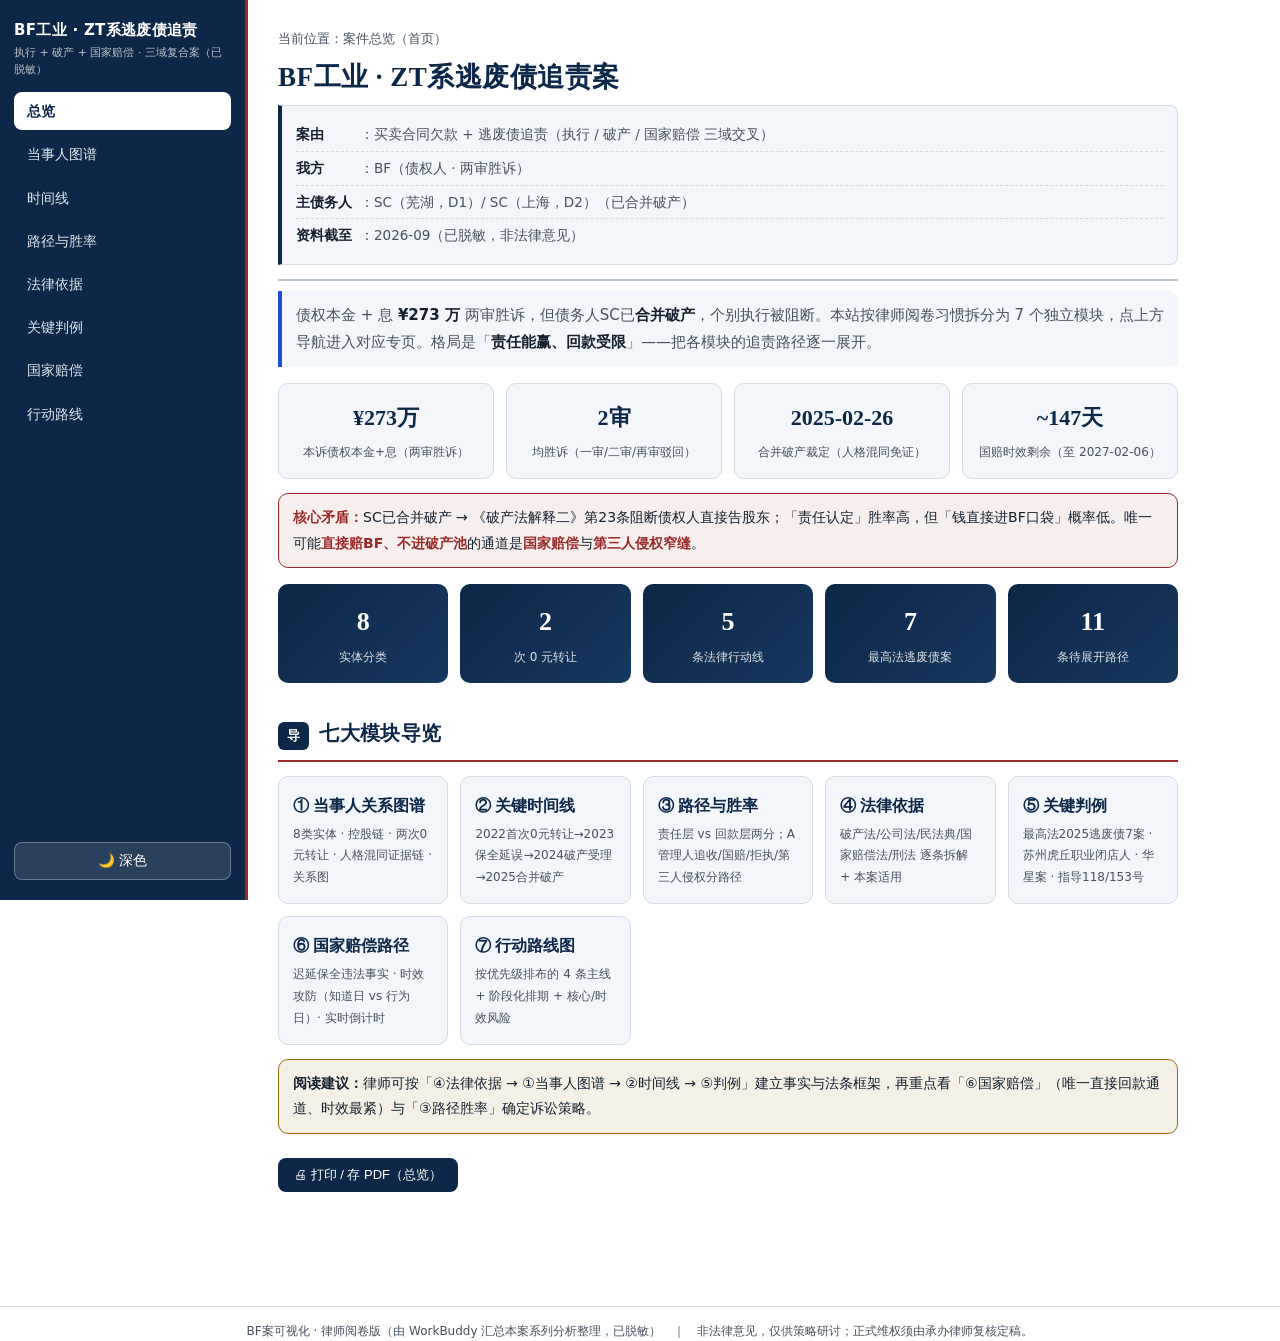
<file: index.html>
<!DOCTYPE html>
<html lang="zh-CN" data-theme="light">
<head>
<meta charset="UTF-8">
<meta name="viewport" content="width=device-width, initial-scale=1.0">
<title>BF案 · 逃废债追责 · 律师阅卷总览</title>
<script>document.documentElement.dataset.theme=localStorage.getItem('beifu-theme')||'light';</script>
<link rel="stylesheet" href="assets/style.css">
</head>
<body>
<header id="site-header"></header>
<main class="doc">

  <div class="doc-head">
    <div class="crumbs">当前位置：案件总览（首页）</div>
    <h1>BF工业 · ZT系逃废债追责案</h1>
    <div class="meta">
      <div><b>案由</b>：买卖合同欠款 + 逃废债追责（执行 / 破产 / 国家赔偿 三域交叉）</div>
      <div><b>我方</b>：BF（债权人 · 两审胜诉）</div>
      <div><b>主债务人</b>：SC（芜湖，D1）/ SC（上海，D2）（已合并破产）</div>
      <div><b>资料截至</b>：2026-09（已脱敏，非法律意见）</div>
    </div>
  </div>

  <p class="lead">债权本金 + 息 <b>¥273 万</b> 两审胜诉，但债务人SC已<b>合并破产</b>，个别执行被阻断。本站按律师阅卷习惯拆分为 7 个独立模块，点上方导航进入对应专页。格局是「<b>责任能赢、回款受限</b>」——把各模块的追责路径逐一展开。</p>

  <div class="grid">
    <div class="kpi"><div class="n">¥273万</div><div class="l">本诉债权本金+息（两审胜诉）</div></div>
    <div class="kpi"><div class="n">2审</div><div class="l">均胜诉（一审/二审/再审驳回）</div></div>
    <div class="kpi"><div class="n">2025-02-26</div><div class="l">合并破产裁定（人格混同免证）</div></div>
    <div class="kpi"><div class="n">~147天</div><div class="l">国赔时效剩余（至 2027-02-06）</div></div>
  </div>

  <div class="alert danger"><b>核心矛盾：</b>SC已合并破产 → 《破产法解释二》第23条阻断债权人直接告股东；「责任认定」胜率高，但「钱直接进BF口袋」概率低。唯一可能<b>直接赔BF、不进破产池</b>的通道是<b>国家赔偿</b>与<b>第三人侵权窄缝</b>。</div>

  <div class="counts">
    <div class="c"><div class="n">8</div><div class="l">实体分类</div></div>
    <div class="c"><div class="n">2</div><div class="l">次 0 元转让</div></div>
    <div class="c"><div class="n">5</div><div class="l">条法律行动线</div></div>
    <div class="c"><div class="n">7</div><div class="l">最高法逃废债案</div></div>
    <div class="c"><div class="n">11</div><div class="l">条待展开路径</div></div>
  </div>

  <h2 class="sec"><span class="idx">导</span>七大模块导览</h2>
  <div class="grid">
    <div class="kpi" style="text-align:left;cursor:pointer" onclick="location.href='pages/parties.html'">
      <div class="n" style="font-size:16px;color:var(--navy)">① 当事人关系图谱</div>
      <div class="l">8类实体 · 控股链 · 两次0元转让 · 人格混同证据链 · 关系图</div></div>
    <div class="kpi" style="text-align:left;cursor:pointer" onclick="location.href='pages/timeline.html'">
      <div class="n" style="font-size:16px;color:var(--navy)">② 关键时间线</div>
      <div class="l">2022首次0元转让→2023保全延误→2024破产受理→2025合并破产</div></div>
    <div class="kpi" style="text-align:left;cursor:pointer" onclick="location.href='pages/winrate.html'">
      <div class="n" style="font-size:16px;color:var(--navy)">③ 路径与胜率</div>
      <div class="l">责任层 vs 回款层两分；A管理人追收/国赔/拒执/第三人侵权分路径</div></div>
    <div class="kpi" style="text-align:left;cursor:pointer" onclick="location.href='pages/legal.html'">
      <div class="n" style="font-size:16px;color:var(--navy)">④ 法律依据</div>
      <div class="l">破产法/公司法/民法典/国家赔偿法/刑法 逐条拆解 + 本案适用</div></div>
    <div class="kpi" style="text-align:left;cursor:pointer" onclick="location.href='pages/precedents.html'">
      <div class="n" style="font-size:16px;color:var(--navy)">⑤ 关键判例</div>
      <div class="l">最高法2025逃废债7案 · 苏州虎丘职业闭店人 · 华星案 · 指导118/153号</div></div>
    <div class="kpi" style="text-align:left;cursor:pointer" onclick="location.href='pages/statecomp.html'">
      <div class="n" style="font-size:16px;color:var(--navy)">⑥ 国家赔偿路径</div>
      <div class="l">迟延保全违法事实 · 时效攻防（知道日 vs 行为日）· 实时倒计时</div></div>
    <div class="kpi" style="text-align:left;cursor:pointer" onclick="location.href='pages/roadmap.html'">
      <div class="n" style="font-size:16px;color:var(--navy)">⑦ 行动路线图</div>
      <div class="l">按优先级排布的 4 条主线 + 阶段化排期 + 核心/时效风险</div></div>
  </div>

  <div class="alert warn"><b>阅读建议：</b>律师可按「④法律依据 → ①当事人图谱 → ②时间线 → ⑤判例」建立事实与法条框架，再重点看「⑥国家赔偿」（唯一直接回款通道、时效最紧）与「③路径胜率」确定诉讼策略。</div>

  <button class="print-btn" onclick="window.print()">🖨 打印 / 存 PDF（总览）</button>
</main>

<footer class="doc-foot">
  BF案可视化 · 律师阅卷版（由 WorkBuddy 汇总本案系列分析整理，已脱敏）　｜　非法律意见，仅供策略研讨；正式维权须由承办律师复核定稿。
</footer>
<script src="assets/nav.js"></script>
<script src="assets/theme.js"></script>
</body>
</html>
</file>
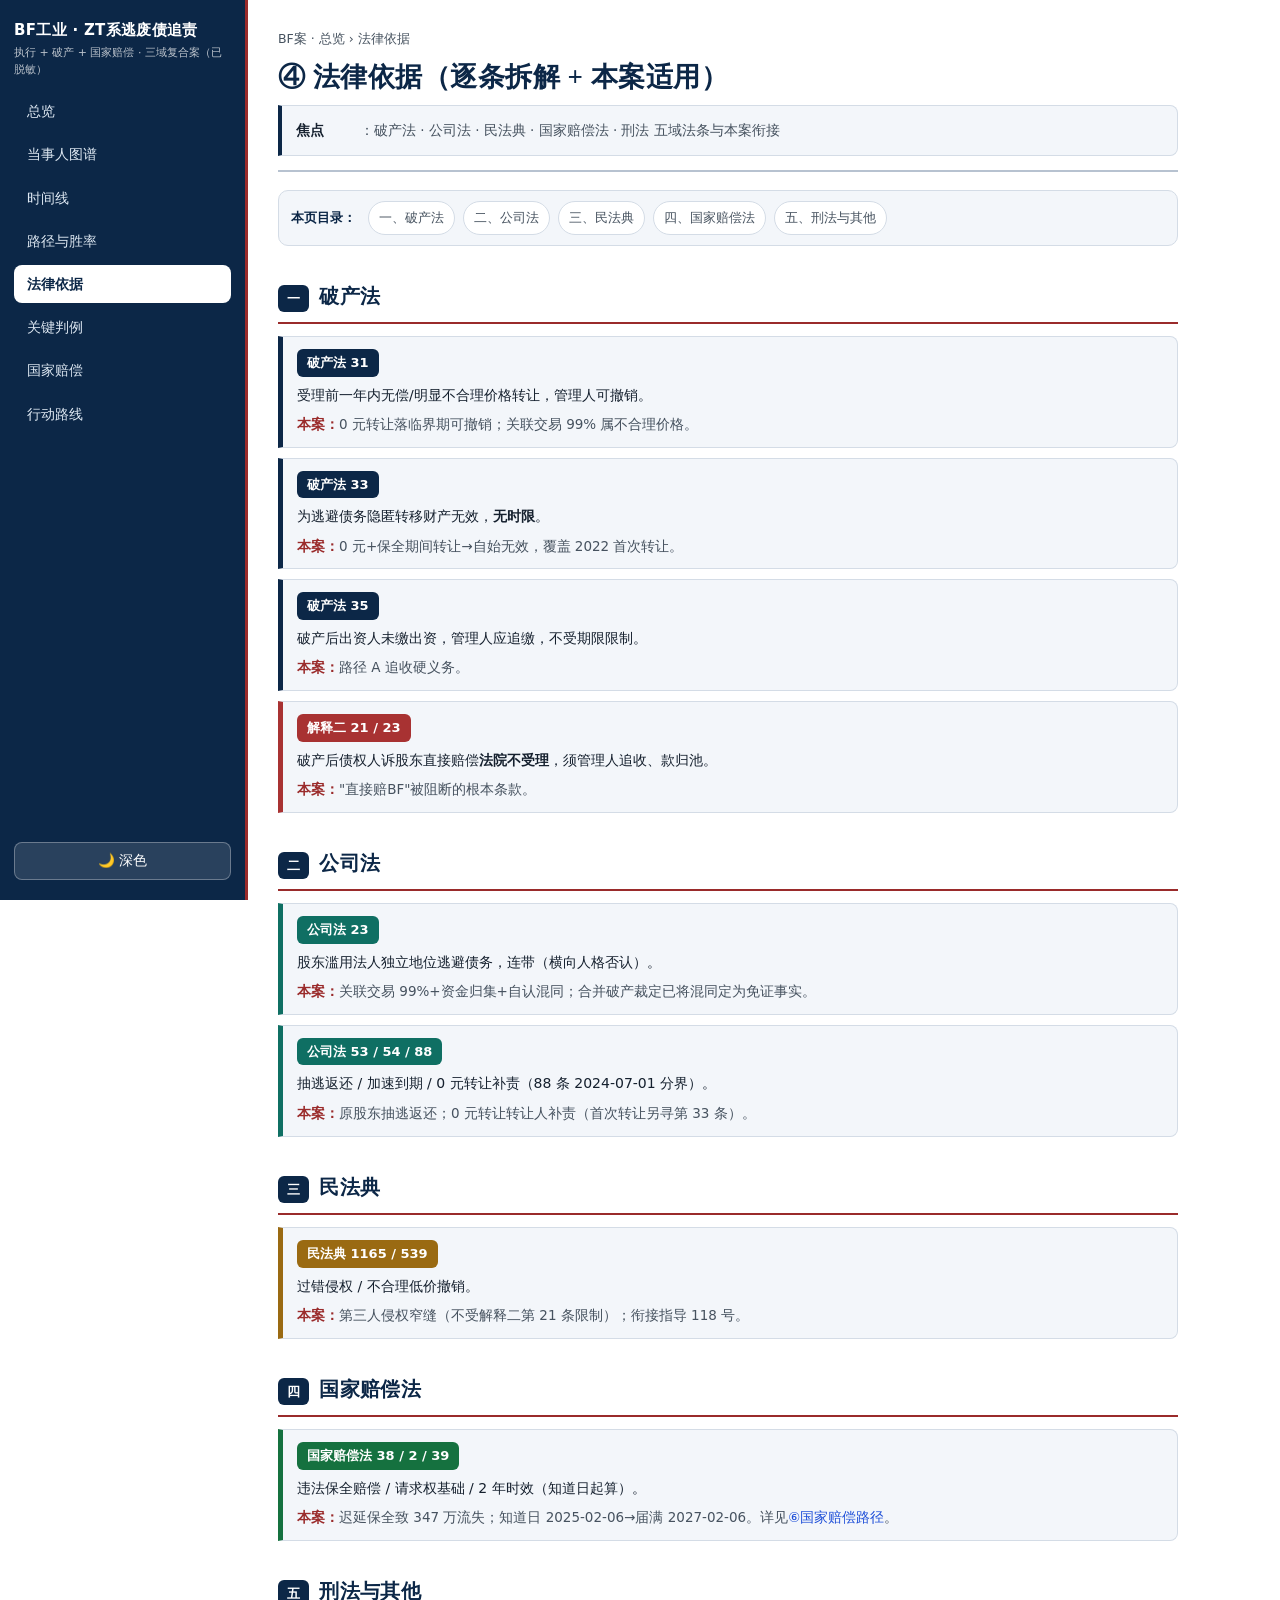
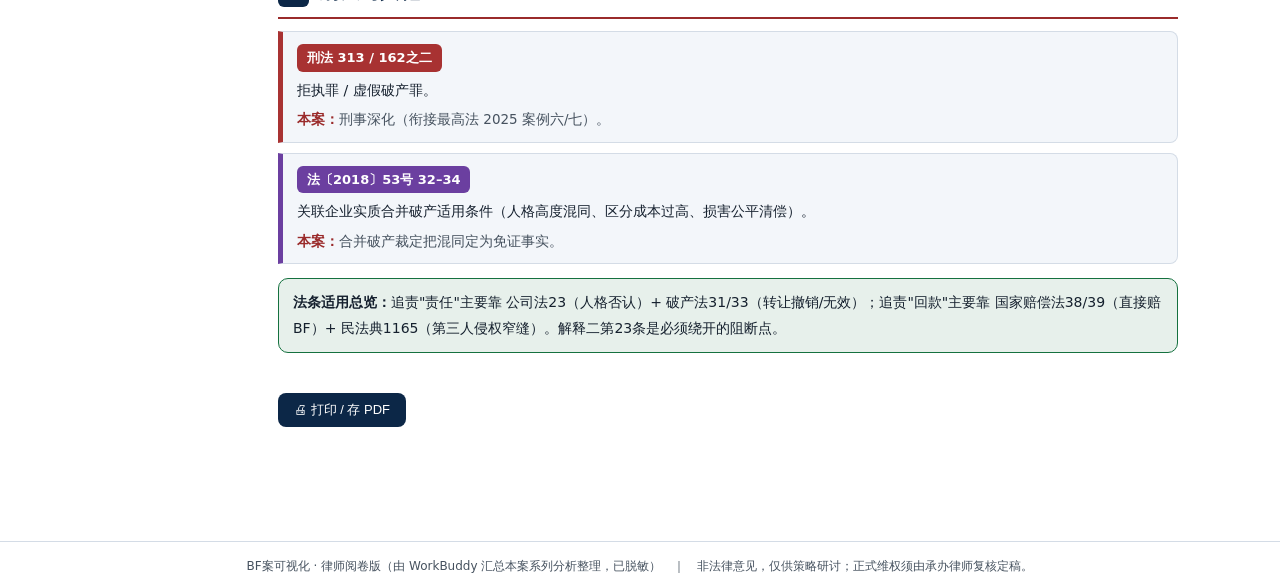
<file: pages/legal.html>
<!DOCTYPE html>
<html lang="zh-CN" data-theme="light">
<head>
<meta charset="UTF-8">
<meta name="viewport" content="width=device-width, initial-scale=1.0">
<title>BF案 · 法律依据 | 律师阅卷版</title>
<script>document.documentElement.dataset.theme=localStorage.getItem('beifu-theme')||'light';</script>
<link rel="stylesheet" href="../assets/style.css">
</head>
<body>
<header id="site-header"></header>
<main class="doc">

  <div class="doc-head">
    <div class="crumbs"><a href="../index.html">BF案 · 总览</a> › 法律依据</div>
    <h1>④ 法律依据（逐条拆解 + 本案适用）</h1>
    <div class="meta"><b>焦点</b>：破产法 · 公司法 · 民法典 · 国家赔偿法 · 刑法 五域法条与本案衔接</div>
  </div>

  <nav class="toc"><span class="toc-t">本页目录：</span>
    <a href="#s1">一、破产法</a><a href="#s2">二、公司法</a>
    <a href="#s3">三、民法典</a><a href="#s4">四、国家赔偿法</a>
    <a href="#s5">五、刑法与其他</a></nav>

  <section id="s1">
    <h2 class="sec"><span class="idx">一</span>破产法</h2>
    <div class="law"><span class="art">破产法 31</span><div class="body">受理前一年内无偿/明显不合理价格转让，管理人可撤销。</div><div class="app"><b>本案：</b>0 元转让落临界期可撤销；关联交易 99% 属不合理价格。</div></div>
    <div class="law"><span class="art">破产法 33</span><div class="body">为逃避债务隐匿转移财产无效，<b>无时限</b>。</div><div class="app"><b>本案：</b>0 元+保全期间转让→自始无效，覆盖 2022 首次转让。</div></div>
    <div class="law"><span class="art">破产法 35</span><div class="body">破产后出资人未缴出资，管理人应追缴，不受期限限制。</div><div class="app"><b>本案：</b>路径 A 追收硬义务。</div></div>
    <div class="law coral"><span class="art">解释二 21 / 23</span><div class="body">破产后债权人诉股东直接赔偿<b>法院不受理</b>，须管理人追收、款归池。</div><div class="app"><b>本案：</b>"直接赔BF"被阻断的根本条款。</div></div>
  </section>

  <section id="s2">
    <h2 class="sec"><span class="idx">二</span>公司法</h2>
    <div class="law teal"><span class="art">公司法 23</span><div class="body">股东滥用法人独立地位逃避债务，连带（横向人格否认）。</div><div class="app"><b>本案：</b>关联交易 99%+资金归集+自认混同；合并破产裁定已将混同定为免证事实。</div></div>
    <div class="law teal"><span class="art">公司法 53 / 54 / 88</span><div class="body">抽逃返还 / 加速到期 / 0 元转让补责（88 条 2024-07-01 分界）。</div><div class="app"><b>本案：</b>原股东抽逃返还；0 元转让转让人补责（首次转让另寻第 33 条）。</div></div>
  </section>

  <section id="s3">
    <h2 class="sec"><span class="idx">三</span>民法典</h2>
    <div class="law amber"><span class="art">民法典 1165 / 539</span><div class="body">过错侵权 / 不合理低价撤销。</div><div class="app"><b>本案：</b>第三人侵权窄缝（不受解释二第 21 条限制）；衔接指导 118 号。</div></div>
  </section>

  <section id="s4">
    <h2 class="sec"><span class="idx">四</span>国家赔偿法</h2>
    <div class="law green"><span class="art">国家赔偿法 38 / 2 / 39</span><div class="body">违法保全赔偿 / 请求权基础 / 2 年时效（知道日起算）。</div><div class="app"><b>本案：</b>迟延保全致 347 万流失；知道日 2025-02-06→届满 2027-02-06。详见<a href="statecomp.html">⑥国家赔偿路径</a>。</div></div>
  </section>

  <section id="s5">
    <h2 class="sec"><span class="idx">五</span>刑法与其他</h2>
    <div class="law coral"><span class="art">刑法 313 / 162之二</span><div class="body">拒执罪 / 虚假破产罪。</div><div class="app"><b>本案：</b>刑事深化（衔接最高法 2025 案例六/七）。</div></div>
    <div class="law violet"><span class="art">法〔2018〕53号 32–34</span><div class="body">关联企业实质合并破产适用条件（人格高度混同、区分成本过高、损害公平清偿）。</div><div class="app"><b>本案：</b>合并破产裁定把混同定为免证事实。</div></div>
    <div class="alert ok"><b>法条适用总览：</b>追责"责任"主要靠 公司法23（人格否认）+ 破产法31/33（转让撤销/无效）；追责"回款"主要靠 国家赔偿法38/39（直接赔BF）+ 民法典1165（第三人侵权窄缝）。解释二第23条是必须绕开的阻断点。</div>
  </section>

  <button class="print-btn" onclick="window.print()">🖨 打印 / 存 PDF</button>
</main>

<footer class="doc-foot">
  BF案可视化 · 律师阅卷版（由 WorkBuddy 汇总本案系列分析整理，已脱敏）　｜　非法律意见，仅供策略研讨；正式维权须由承办律师复核定稿。
</footer>
<script src="../assets/nav.js"></script>
<script src="../assets/theme.js"></script>
</body>
</html>
</file>
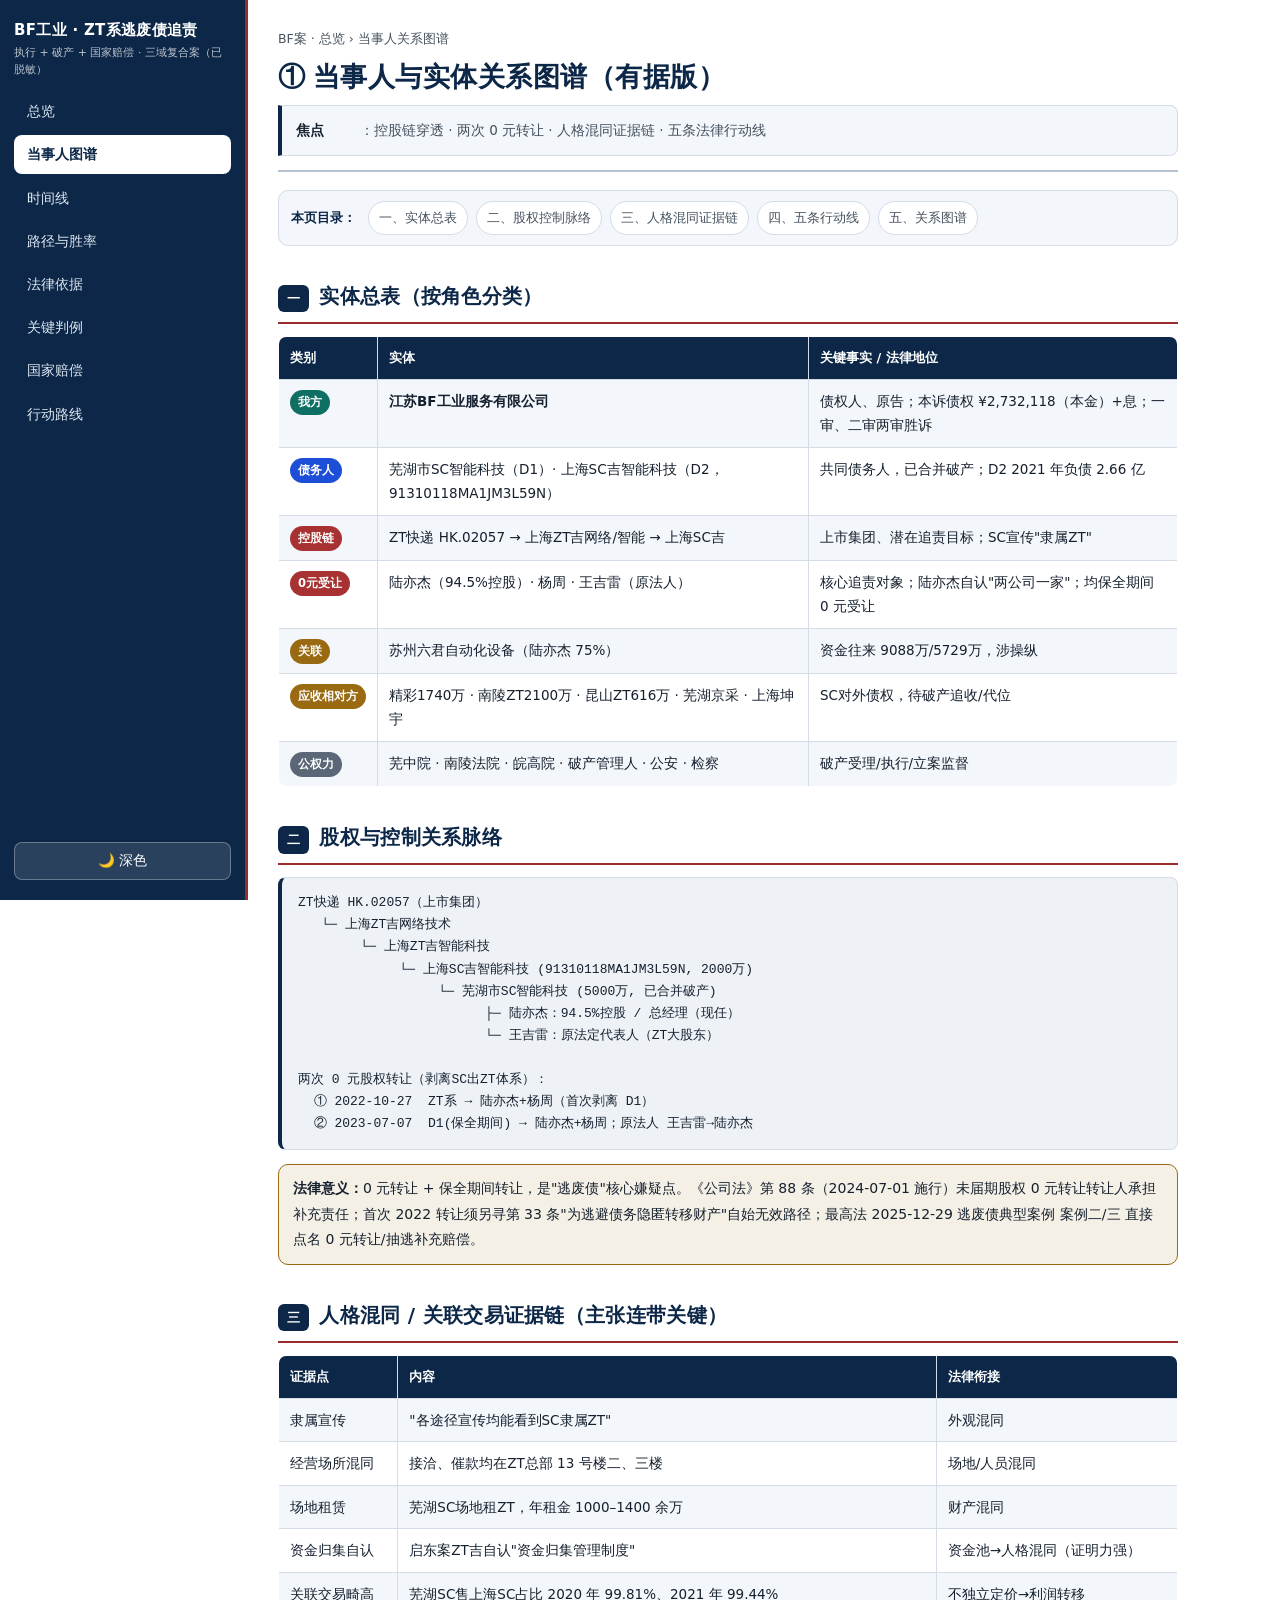
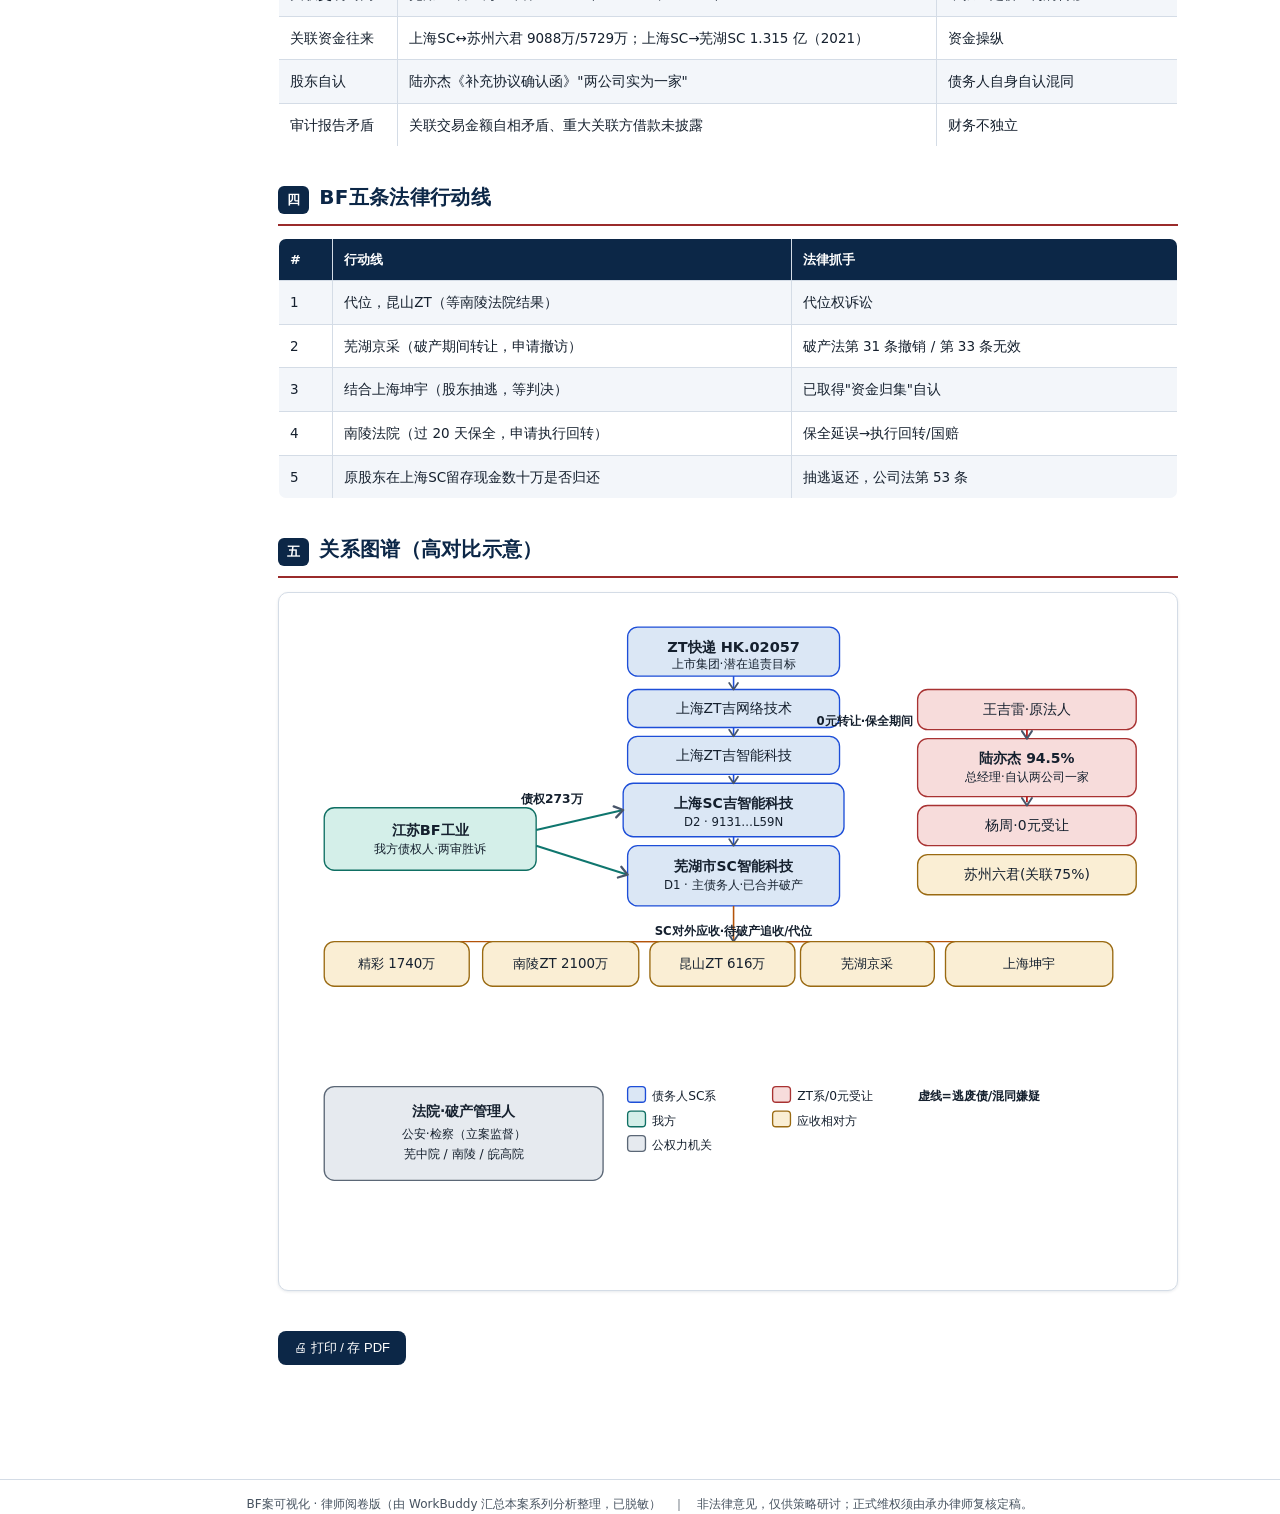
<file: pages/parties.html>
<!DOCTYPE html>
<html lang="zh-CN" data-theme="light">
<head>
<meta charset="UTF-8">
<meta name="viewport" content="width=device-width, initial-scale=1.0">
<title>BF案 · 当事人关系图谱 | 律师阅卷版</title>
<script>document.documentElement.dataset.theme=localStorage.getItem('beifu-theme')||'light';</script>
<link rel="stylesheet" href="../assets/style.css">
</head>
<body>
<header id="site-header"></header>
<main class="doc">

  <div class="doc-head">
    <div class="crumbs"><a href="../index.html">BF案 · 总览</a> › 当事人关系图谱</div>
    <h1>① 当事人与实体关系图谱（有据版）</h1>
    <div class="meta"><b>焦点</b>：控股链穿透 · 两次 0 元转让 · 人格混同证据链 · 五条法律行动线</div>
  </div>

  <nav class="toc"><span class="toc-t">本页目录：</span>
    <a href="#s1">一、实体总表</a><a href="#s2">二、股权控制脉络</a>
    <a href="#s3">三、人格混同证据链</a><a href="#s4">四、五条行动线</a>
    <a href="#s5">五、关系图谱</a></nav>

  <section id="s1">
    <h2 class="sec"><span class="idx">一</span>实体总表（按角色分类）</h2>
    <table>
      <tr><th>类别</th><th>实体</th><th>关键事实 / 法律地位</th></tr>
      <tr><td><span class="tag t-teal">我方</span></td><td><b>江苏BF工业服务有限公司</b></td><td>债权人、原告；本诉债权 ¥2,732,118（本金）+息；一审、二审两审胜诉</td></tr>
      <tr><td><span class="tag t-blue">债务人</span></td><td>芜湖市SC智能科技（D1）· 上海SC吉智能科技（D2，91310118MA1JM3L59N）</td><td>共同债务人，已合并破产；D2 2021 年负债 2.66 亿</td></tr>
      <tr><td><span class="tag t-coral">控股链</span></td><td>ZT快递 HK.02057 → 上海ZT吉网络/智能 → 上海SC吉</td><td>上市集团、潜在追责目标；SC宣传"隶属ZT"</td></tr>
      <tr><td><span class="tag t-coral">0元受让</span></td><td>陆亦杰（94.5%控股）· 杨周 · 王吉雷（原法人）</td><td>核心追责对象；陆亦杰自认"两公司一家"；均保全期间 0 元受让</td></tr>
      <tr><td><span class="tag t-amber">关联</span></td><td>苏州六君自动化设备（陆亦杰 75%）</td><td>资金往来 9088万/5729万，涉操纵</td></tr>
      <tr><td><span class="tag t-amber">应收相对方</span></td><td>精彩1740万 · 南陵ZT2100万 · 昆山ZT616万 · 芜湖京采 · 上海坤宇</td><td>SC对外债权，待破产追收/代位</td></tr>
      <tr><td><span class="tag t-gray">公权力</span></td><td>芜中院 · 南陵法院 · 皖高院 · 破产管理人 · 公安 · 检察</td><td>破产受理/执行/立案监督</td></tr>
    </table>
  </section>

  <section id="s2">
    <h2 class="sec"><span class="idx">二</span>股权与控制关系脉络</h2>
    <div class="tree">ZT快递 HK.02057（上市集团）
   └─ 上海ZT吉网络技术
        └─ 上海ZT吉智能科技
             └─ 上海SC吉智能科技 (91310118MA1JM3L59N, 2000万)
                  └─ 芜湖市SC智能科技 (5000万, 已合并破产)
                        ├─ 陆亦杰：94.5%控股 / 总经理（现任）
                        └─ 王吉雷：原法定代表人（ZT大股东）

两次 0 元股权转让（剥离SC出ZT体系）：
  ① 2022-10-27  ZT系 → 陆亦杰+杨周（首次剥离 D1）
  ② 2023-07-07  D1(保全期间) → 陆亦杰+杨周；原法人 王吉雷→陆亦杰</div>
    <div class="alert warn"><b>法律意义：</b>0 元转让 + 保全期间转让，是"逃废债"核心嫌疑点。《公司法》第 88 条（2024-07-01 施行）未届期股权 0 元转让转让人承担补充责任；首次 2022 转让须另寻第 33 条"为逃避债务隐匿转移财产"自始无效路径；最高法 2025-12-29 逃废债典型案例 案例二/三 直接点名 0 元转让/抽逃补充赔偿。</div>
  </section>

  <section id="s3">
    <h2 class="sec"><span class="idx">三</span>人格混同 / 关联交易证据链（主张连带关键）</h2>
    <table>
      <tr><th>证据点</th><th>内容</th><th>法律衔接</th></tr>
      <tr><td>隶属宣传</td><td>"各途径宣传均能看到SC隶属ZT"</td><td>外观混同</td></tr>
      <tr><td>经营场所混同</td><td>接洽、催款均在ZT总部 13 号楼二、三楼</td><td>场地/人员混同</td></tr>
      <tr><td>场地租赁</td><td>芜湖SC场地租ZT，年租金 1000–1400 余万</td><td>财产混同</td></tr>
      <tr><td>资金归集自认</td><td>启东案ZT吉自认"资金归集管理制度"</td><td>资金池→人格混同（证明力强）</td></tr>
      <tr><td>关联交易畸高</td><td>芜湖SC售上海SC占比 2020 年 99.81%、2021 年 99.44%</td><td>不独立定价→利润转移</td></tr>
      <tr><td>关联资金往来</td><td>上海SC↔苏州六君 9088万/5729万；上海SC→芜湖SC 1.315 亿（2021）</td><td>资金操纵</td></tr>
      <tr><td>股东自认</td><td>陆亦杰《补充协议确认函》"两公司实为一家"</td><td>债务人自身自认混同</td></tr>
      <tr><td>审计报告矛盾</td><td>关联交易金额自相矛盾、重大关联方借款未披露</td><td>财务不独立</td></tr>
    </table>
  </section>

  <section id="s4">
    <h2 class="sec"><span class="idx">四</span>BF五条法律行动线</h2>
    <table>
      <tr><th>#</th><th>行动线</th><th>法律抓手</th></tr>
      <tr><td>1</td><td>代位，昆山ZT（等南陵法院结果）</td><td>代位权诉讼</td></tr>
      <tr><td>2</td><td>芜湖京采（破产期间转让，申请撤访）</td><td>破产法第 31 条撤销 / 第 33 条无效</td></tr>
      <tr><td>3</td><td>结合上海坤宇（股东抽逃，等判决）</td><td>已取得"资金归集"自认</td></tr>
      <tr><td>4</td><td>南陵法院（过 20 天保全，申请执行回转）</td><td>保全延误→执行回转/国赔</td></tr>
      <tr><td>5</td><td>原股东在上海SC留存现金数十万是否归还</td><td>抽逃返还，公司法第 53 条</td></tr>
    </table>
  </section>

  <section id="s5">
    <h2 class="sec"><span class="idx">五</span>关系图谱（高对比示意）</h2>
    <div class="diagram">
      <svg viewBox="0 0 780 600" role="img" aria-label="当事人关系图谱">
        <defs><marker id="ar" viewBox="0 0 10 10" refX="8" refY="5" markerWidth="7" markerHeight="7" orient="auto-start-reverse"><path d="M2 1L8 5L2 9" fill="none" stroke="#475569" stroke-width="1.6" stroke-linecap="round" stroke-linejoin="round"/></marker></defs>
        <g><rect class="box b-brand" x="300" y="18" width="190" height="44" rx="9"/><text x="395" y="40" text-anchor="middle" font-size="13" font-weight="700">ZT快递 HK.02057</text><text x="395" y="55" text-anchor="middle" font-size="11">上市集团·潜在追责目标</text></g>
        <g><rect class="box b-brand" x="300" y="74" width="190" height="34" rx="9"/><text x="395" y="95" text-anchor="middle" font-size="12.5">上海ZT吉网络技术</text></g>
        <g><rect class="box b-brand" x="300" y="116" width="190" height="34" rx="9"/><text x="395" y="137" text-anchor="middle" font-size="12.5">上海ZT吉智能科技</text></g>
        <g><rect class="box b-brand" x="296" y="158" width="198" height="48" rx="9"/><text x="395" y="180" text-anchor="middle" font-size="12.5" font-weight="700">上海SC吉智能科技</text><text x="395" y="196" text-anchor="middle" font-size="10.5">D2 · 9131…L59N</text></g>
        <g><rect class="box b-brand" x="300" y="214" width="190" height="54" rx="9"/><text x="395" y="237" text-anchor="middle" font-size="12.5" font-weight="700">芜湖市SC智能科技</text><text x="395" y="253" text-anchor="middle" font-size="10.5">D1 · 主债务人·已合并破产</text></g>
        <line x1="395" y1="62" x2="395" y2="74" stroke="#1d4ed8" stroke-width="1.4" marker-end="url(#ar)"/>
        <line x1="395" y1="108" x2="395" y2="116" stroke="#1d4ed8" stroke-width="1.4" marker-end="url(#ar)"/>
        <line x1="395" y1="150" x2="395" y2="158" stroke="#1d4ed8" stroke-width="1.4" marker-end="url(#ar)"/>
        <line x1="395" y1="206" x2="395" y2="214" stroke="#1d4ed8" stroke-width="1.4" marker-end="url(#ar)"/>
        <g><rect class="box b-teal" x="28" y="180" width="190" height="56" rx="9"/><text x="123" y="204" text-anchor="middle" font-size="13" font-weight="700">江苏BF工业</text><text x="123" y="221" text-anchor="middle" font-size="10.5">我方债权人·两审胜诉</text></g>
        <line x1="218" y1="200" x2="296" y2="182" stroke="#0f766e" stroke-width="1.8" marker-end="url(#ar)"/>
        <line x1="218" y1="214" x2="300" y2="240" stroke="#0f766e" stroke-width="1.8" marker-end="url(#ar)"/>
        <text x="232" y="176" text-anchor="middle" font-size="11" font-weight="700" fill="#0f766e">债权273万</text>
        <g><rect class="box b-coral" x="560" y="74" width="196" height="36" rx="9"/><text x="658" y="96" text-anchor="middle" font-size="12.5">王吉雷·原法人</text></g>
        <g><rect class="box b-coral" x="560" y="118" width="196" height="52" rx="9"/><text x="658" y="140" text-anchor="middle" font-size="12.5" font-weight="700">陆亦杰 94.5%</text><text x="658" y="156" text-anchor="middle" font-size="10.5">总经理·自认两公司一家</text></g>
        <g><rect class="box b-coral" x="560" y="178" width="196" height="36" rx="9"/><text x="658" y="200" text-anchor="middle" font-size="12.5">杨周·0元受让</text></g>
        <g><rect class="box b-amber" x="560" y="222" width="196" height="36" rx="9"/><text x="658" y="244" text-anchor="middle" font-size="12.5">苏州六君(关联75%)</text></g>
        <line x1="658" y1="110" x2="658" y2="118" stroke="#b91c1c" stroke-width="1.6" marker-end="url(#ar)"/>
        <line x1="658" y1="170" x2="658" y2="178" stroke="#b91c1c" stroke-width="1.6" stroke-dasharray="5 4" marker-end="url(#ar)"/>
        <text x="556" y="106" text-anchor="end" font-size="10.5" font-weight="700" fill="#b91c1c">0元转让·保全期间</text>
        <line x1="395" y1="268" x2="395" y2="300" stroke="#b45309" stroke-width="1.4" marker-end="url(#ar)"/>
        <line x1="395" y1="300" x2="93" y2="300" stroke="#b45309" stroke-width="1"/>
        <line x1="395" y1="300" x2="240" y2="300" stroke="#b45309" stroke-width="1"/>
        <line x1="395" y1="300" x2="385" y2="300" stroke="#b45309" stroke-width="1"/>
        <line x1="395" y1="300" x2="515" y2="300" stroke="#b45309" stroke-width="1"/>
        <line x1="395" y1="300" x2="645" y2="300" stroke="#b45309" stroke-width="1"/>
        <g><rect class="box b-amber" x="28" y="300" width="130" height="40" rx="9"/><text x="93" y="324" text-anchor="middle" font-size="12">精彩 1740万</text></g>
        <g><rect class="box b-amber" x="170" y="300" width="140" height="40" rx="9"/><text x="240" y="324" text-anchor="middle" font-size="12">南陵ZT 2100万</text></g>
        <g><rect class="box b-amber" x="320" y="300" width="130" height="40" rx="9"/><text x="385" y="324" text-anchor="middle" font-size="12">昆山ZT 616万</text></g>
        <g><rect class="box b-amber" x="455" y="300" width="120" height="40" rx="9"/><text x="515" y="324" text-anchor="middle" font-size="12">芜湖京采</text></g>
        <g><rect class="box b-amber" x="585" y="300" width="150" height="40" rx="9"/><text x="660" y="324" text-anchor="middle" font-size="12">上海坤宇</text></g>
        <text x="395" y="294" text-anchor="middle" font-size="10.5" font-weight="700" fill="#b45309">SC对外应收·待破产追收/代位</text>
        <g><rect class="box b-gray" x="28" y="430" width="250" height="84" rx="9"/><text x="153" y="456" text-anchor="middle" font-size="12.5" font-weight="700">法院·破产管理人</text><text x="153" y="476" text-anchor="middle" font-size="11">公安·检察（立案监督）</text><text x="153" y="494" text-anchor="middle" font-size="11">芜中院 / 南陵 / 皖高院</text></g>
        <g font-size="11" fill="#475569">
          <rect class="box b-brand" x="300" y="430" width="16" height="14" rx="3"/><text x="322" y="442">债务人SC系</text>
          <rect class="box b-coral" x="430" y="430" width="16" height="14" rx="3"/><text x="452" y="442">ZT系/0元受让</text>
          <rect class="box b-teal" x="300" y="452" width="16" height="14" rx="3"/><text x="322" y="464">我方</text>
          <rect class="box b-amber" x="430" y="452" width="16" height="14" rx="3"/><text x="452" y="464">应收相对方</text>
          <rect class="box b-gray" x="300" y="474" width="16" height="14" rx="3"/><text x="322" y="486">公权力机关</text>
          <text x="560" y="442" font-weight="700" fill="#b91c1c">虚线=逃废债/混同嫌疑</text>
        </g>
      </svg>
    </div>
  </section>

  <button class="print-btn" onclick="window.print()">🖨 打印 / 存 PDF</button>
</main>

<footer class="doc-foot">
  BF案可视化 · 律师阅卷版（由 WorkBuddy 汇总本案系列分析整理，已脱敏）　｜　非法律意见，仅供策略研讨；正式维权须由承办律师复核定稿。
</footer>
<script src="../assets/nav.js"></script>
<script src="../assets/theme.js"></script>
</body>
</html>
</file>
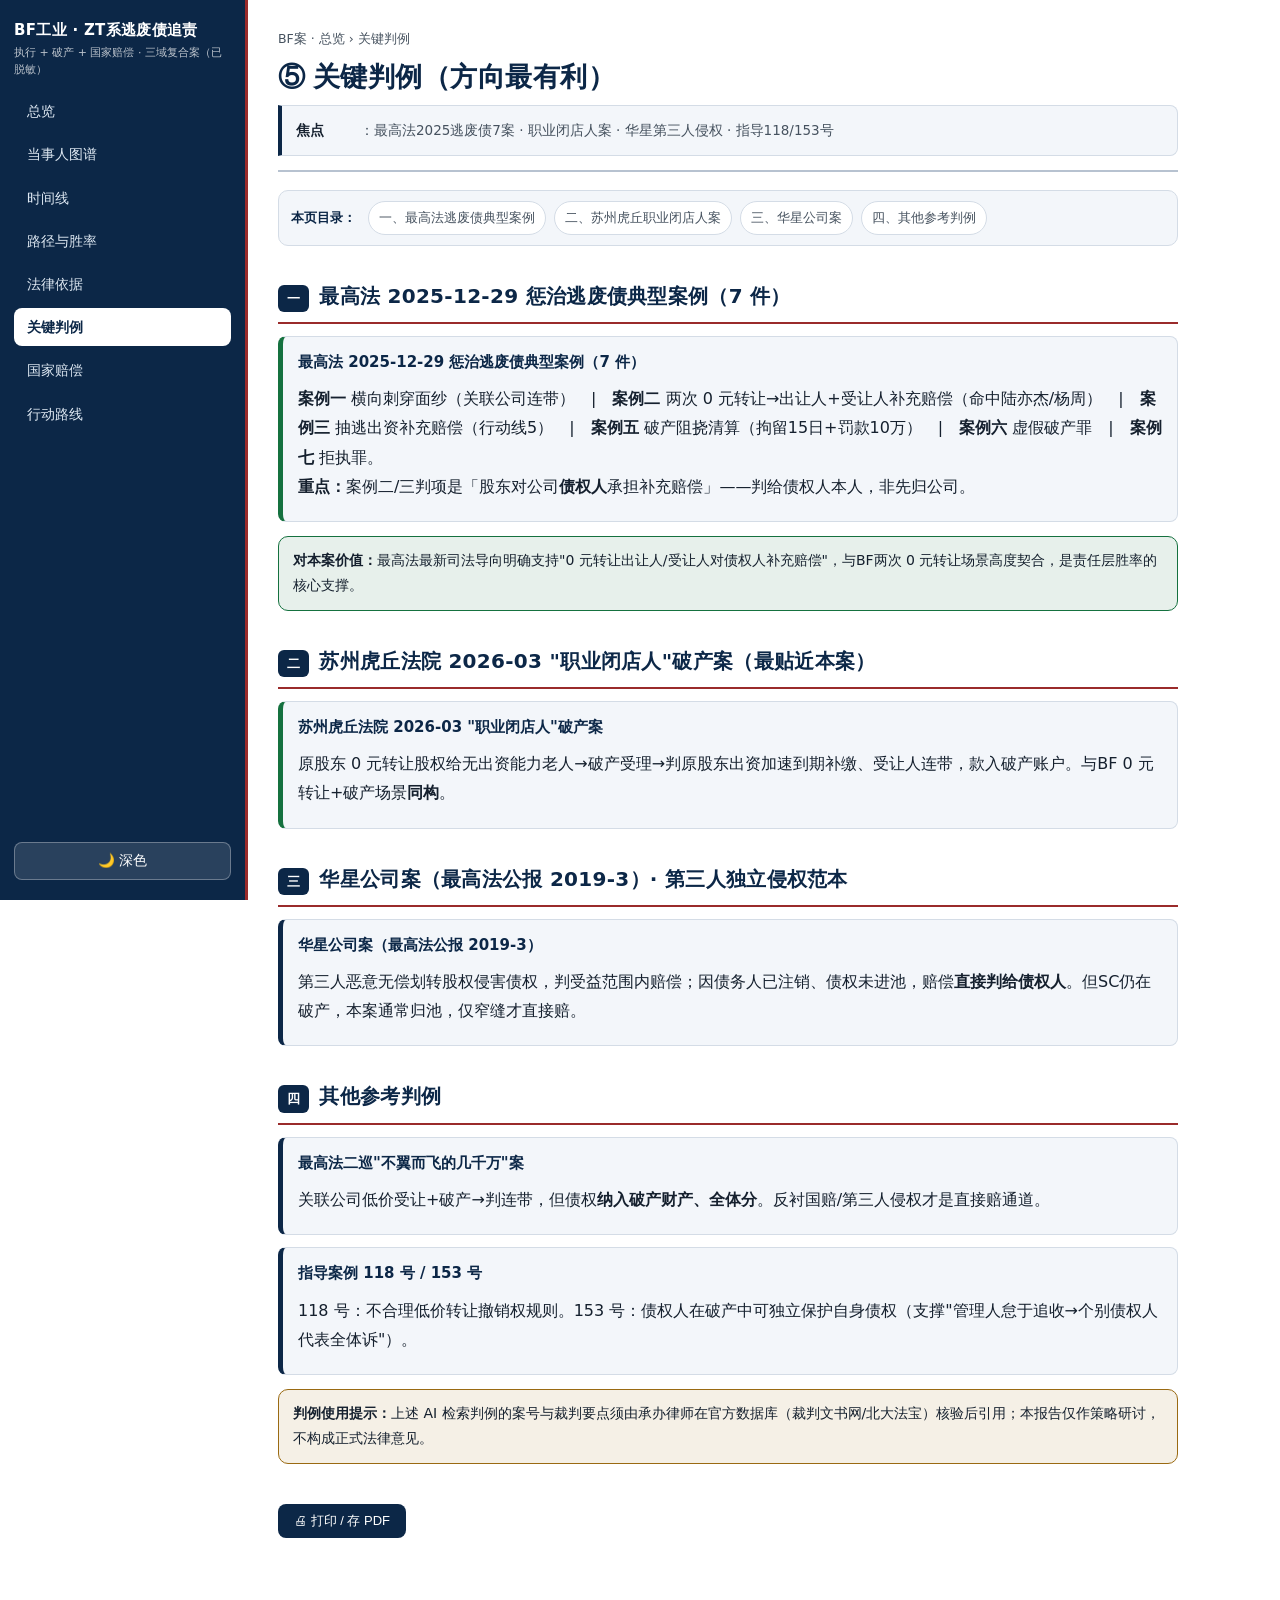
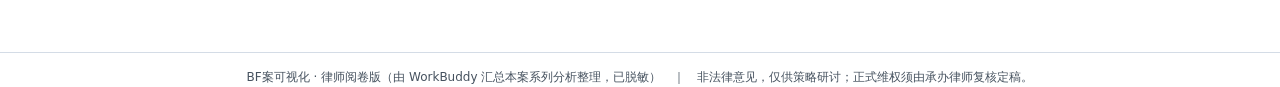
<file: pages/precedents.html>
<!DOCTYPE html>
<html lang="zh-CN" data-theme="light">
<head>
<meta charset="UTF-8">
<meta name="viewport" content="width=device-width, initial-scale=1.0">
<title>BF案 · 关键判例 | 律师阅卷版</title>
<script>document.documentElement.dataset.theme=localStorage.getItem('beifu-theme')||'light';</script>
<link rel="stylesheet" href="../assets/style.css">
</head>
<body>
<header id="site-header"></header>
<main class="doc">

  <div class="doc-head">
    <div class="crumbs"><a href="../index.html">BF案 · 总览</a> › 关键判例</div>
    <h1>⑤ 关键判例（方向最有利）</h1>
    <div class="meta"><b>焦点</b>：最高法2025逃废债7案 · 职业闭店人案 · 华星第三人侵权 · 指导118/153号</div>
  </div>

  <nav class="toc"><span class="toc-t">本页目录：</span>
    <a href="#s1">一、最高法逃废债典型案例</a><a href="#s2">二、苏州虎丘职业闭店人案</a>
    <a href="#s3">三、华星公司案</a><a href="#s4">四、其他参考判例</a></nav>

  <section id="s1">
    <h2 class="sec"><span class="idx">一</span>最高法 2025-12-29 惩治逃废债典型案例（7 件）</h2>
    <div class="card win"><h4>最高法 2025-12-29 惩治逃废债典型案例（7 件）</h4>
      <p><b>案例一</b> 横向刺穿面纱（关联公司连带）　|　<b>案例二</b> 两次 0 元转让→出让人+受让人补充赔偿（命中陆亦杰/杨周）　|　<b>案例三</b> 抽逃出资补充赔偿（行动线5）　|　<b>案例五</b> 破产阻挠清算（拘留15日+罚款10万）　|　<b>案例六</b> 虚假破产罪　|　<b>案例七</b> 拒执罪。<br>
      <b>重点：</b>案例二/三判项是「股东对公司<b>债权人</b>承担补充赔偿」——判给债权人本人，非先归公司。</p></div>
    <div class="alert ok"><b>对本案价值：</b>最高法最新司法导向明确支持"0 元转让出让人/受让人对债权人补充赔偿"，与BF两次 0 元转让场景高度契合，是责任层胜率的核心支撑。</div>
  </section>

  <section id="s2">
    <h2 class="sec"><span class="idx">二</span>苏州虎丘法院 2026-03 "职业闭店人"破产案（最贴近本案）</h2>
    <div class="card win"><h4>苏州虎丘法院 2026-03 "职业闭店人"破产案</h4><p>原股东 0 元转让股权给无出资能力老人→破产受理→判原股东出资加速到期补缴、受让人连带，款入破产账户。与BF 0 元转让+破产场景<b>同构</b>。</p></div>
  </section>

  <section id="s3">
    <h2 class="sec"><span class="idx">三</span>华星公司案（最高法公报 2019-3）· 第三人独立侵权范本</h2>
    <div class="card"><h4>华星公司案（最高法公报 2019-3）</h4><p>第三人恶意无偿划转股权侵害债权，判受益范围内赔偿；因债务人已注销、债权未进池，赔偿<b>直接判给债权人</b>。但SC仍在破产，本案通常归池，仅窄缝才直接赔。</p></div>
  </section>

  <section id="s4">
    <h2 class="sec"><span class="idx">四</span>其他参考判例</h2>
    <div class="card"><h4>最高法二巡"不翼而飞的几千万"案</h4><p>关联公司低价受让+破产→判连带，但债权<b>纳入破产财产、全体分</b>。反衬国赔/第三人侵权才是直接赔通道。</p></div>
    <div class="card"><h4>指导案例 118 号 / 153 号</h4><p>118 号：不合理低价转让撤销权规则。153 号：债权人在破产中可独立保护自身债权（支撑"管理人怠于追收→个别债权人代表全体诉"）。</p></div>
    <div class="alert warn"><b>判例使用提示：</b>上述 AI 检索判例的案号与裁判要点须由承办律师在官方数据库（裁判文书网/北大法宝）核验后引用；本报告仅作策略研讨，不构成正式法律意见。</div>
  </section>

  <button class="print-btn" onclick="window.print()">🖨 打印 / 存 PDF</button>
</main>

<footer class="doc-foot">
  BF案可视化 · 律师阅卷版（由 WorkBuddy 汇总本案系列分析整理，已脱敏）　｜　非法律意见，仅供策略研讨；正式维权须由承办律师复核定稿。
</footer>
<script src="../assets/nav.js"></script>
<script src="../assets/theme.js"></script>
</body>
</html>
</file>
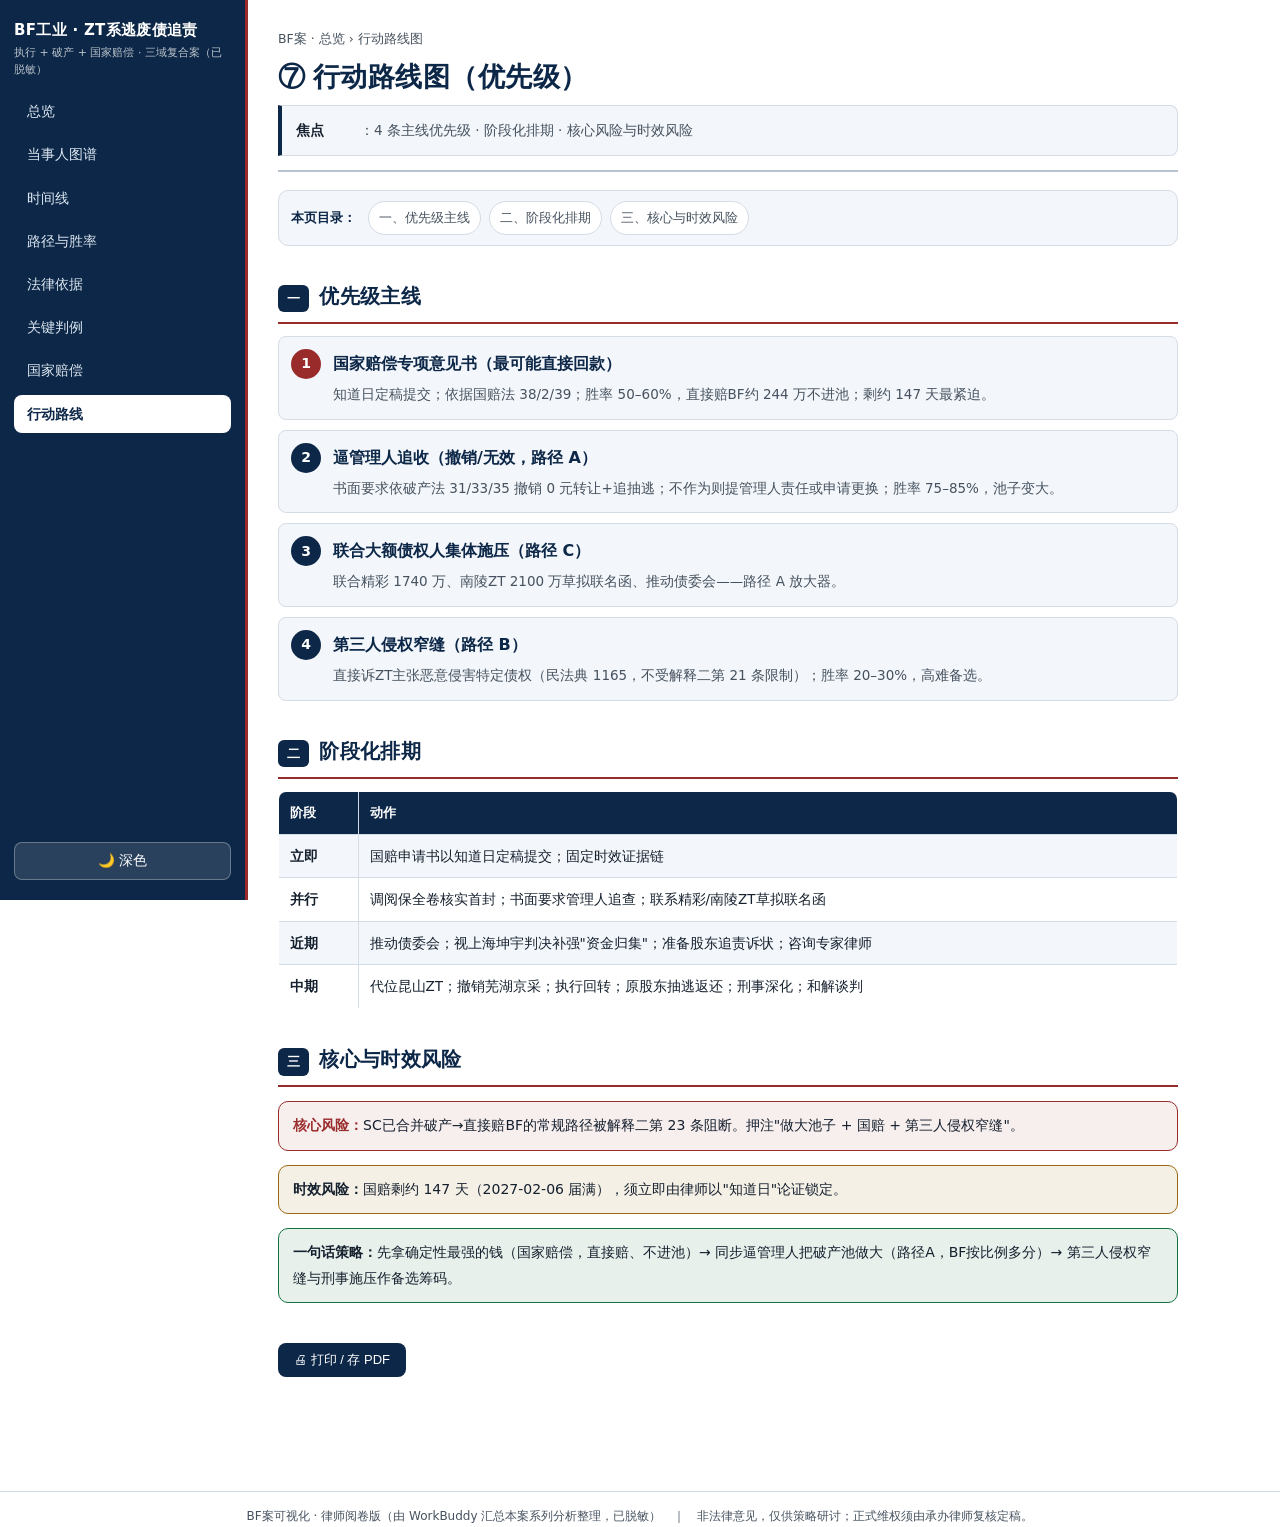
<file: pages/roadmap.html>
<!DOCTYPE html>
<html lang="zh-CN" data-theme="light">
<head>
<meta charset="UTF-8">
<meta name="viewport" content="width=device-width, initial-scale=1.0">
<title>BF案 · 行动路线图 | 律师阅卷版</title>
<script>document.documentElement.dataset.theme=localStorage.getItem('beifu-theme')||'light';</script>
<link rel="stylesheet" href="../assets/style.css">
</head>
<body>
<header id="site-header"></header>
<main class="doc">

  <div class="doc-head">
    <div class="crumbs"><a href="../index.html">BF案 · 总览</a> › 行动路线图</div>
    <h1>⑦ 行动路线图（优先级）</h1>
    <div class="meta"><b>焦点</b>：4 条主线优先级 · 阶段化排期 · 核心风险与时效风险</div>
  </div>

  <nav class="toc"><span class="toc-t">本页目录：</span>
    <a href="#s1">一、优先级主线</a><a href="#s2">二、阶段化排期</a>
    <a href="#s3">三、核心与时效风险</a></nav>

  <section id="s1">
    <h2 class="sec"><span class="idx">一</span>优先级主线</h2>
    <div class="path"><div class="no hot">1</div><div class="txt"><b>国家赔偿专项意见书（最可能直接回款）</b><p>知道日定稿提交；依据国赔法 38/2/39；胜率 50–60%，直接赔BF约 244 万不进池；剩约 147 天最紧迫。</p></div></div>
    <div class="path"><div class="no">2</div><div class="txt"><b>逼管理人追收（撤销/无效，路径 A）</b><p>书面要求依破产法 31/33/35 撤销 0 元转让+追抽逃；不作为则提管理人责任或申请更换；胜率 75–85%，池子变大。</p></div></div>
    <div class="path"><div class="no">3</div><div class="txt"><b>联合大额债权人集体施压（路径 C）</b><p>联合精彩 1740 万、南陵ZT 2100 万草拟联名函、推动债委会——路径 A 放大器。</p></div></div>
    <div class="path"><div class="no">4</div><div class="txt"><b>第三人侵权窄缝（路径 B）</b><p>直接诉ZT主张恶意侵害特定债权（民法典 1165，不受解释二第 21 条限制）；胜率 20–30%，高难备选。</p></div></div>
  </section>

  <section id="s2">
    <h2 class="sec"><span class="idx">二</span>阶段化排期</h2>
    <table>
      <tr><th>阶段</th><th>动作</th></tr>
      <tr><td><b>立即</b></td><td>国赔申请书以知道日定稿提交；固定时效证据链</td></tr>
      <tr><td><b>并行</b></td><td>调阅保全卷核实首封；书面要求管理人追查；联系精彩/南陵ZT草拟联名函</td></tr>
      <tr><td><b>近期</b></td><td>推动债委会；视上海坤宇判决补强"资金归集"；准备股东追责诉状；咨询专家律师</td></tr>
      <tr><td><b>中期</b></td><td>代位昆山ZT；撤销芜湖京采；执行回转；原股东抽逃返还；刑事深化；和解谈判</td></tr>
    </table>
  </section>

  <section id="s3">
    <h2 class="sec"><span class="idx">三</span>核心与时效风险</h2>
    <div class="alert danger"><b>核心风险：</b>SC已合并破产→直接赔BF的常规路径被解释二第 23 条阻断。押注"做大池子 + 国赔 + 第三人侵权窄缝"。</div>
    <div class="alert warn"><b>时效风险：</b>国赔剩约 147 天（2027-02-06 届满），须立即由律师以"知道日"论证锁定。</div>
    <div class="alert ok"><b>一句话策略：</b>先拿确定性最强的钱（国家赔偿，直接赔、不进池）→ 同步逼管理人把破产池做大（路径A，BF按比例多分）→ 第三人侵权窄缝与刑事施压作备选筹码。</div>
  </section>

  <button class="print-btn" onclick="window.print()">🖨 打印 / 存 PDF</button>
</main>

<footer class="doc-foot">
  BF案可视化 · 律师阅卷版（由 WorkBuddy 汇总本案系列分析整理，已脱敏）　｜　非法律意见，仅供策略研讨；正式维权须由承办律师复核定稿。
</footer>
<script src="../assets/nav.js"></script>
<script src="../assets/theme.js"></script>
</body>
</html>
</file>
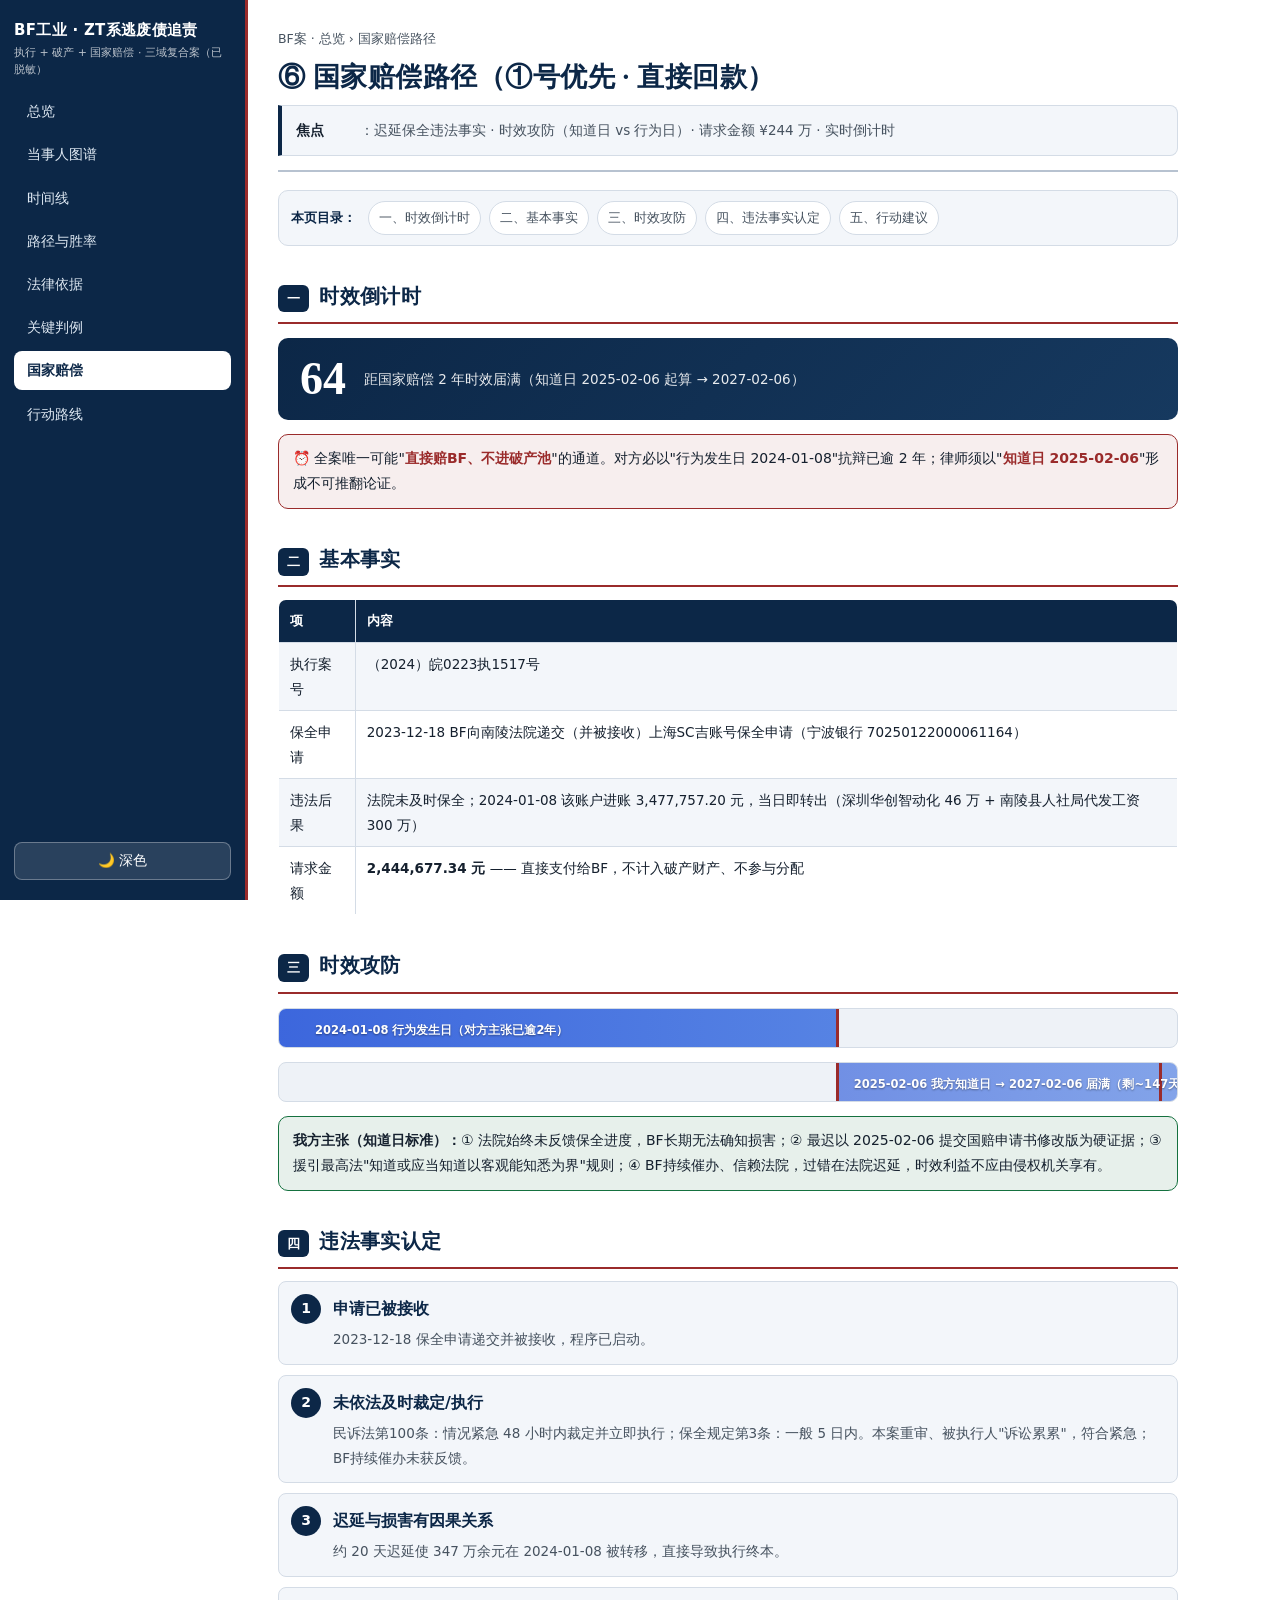
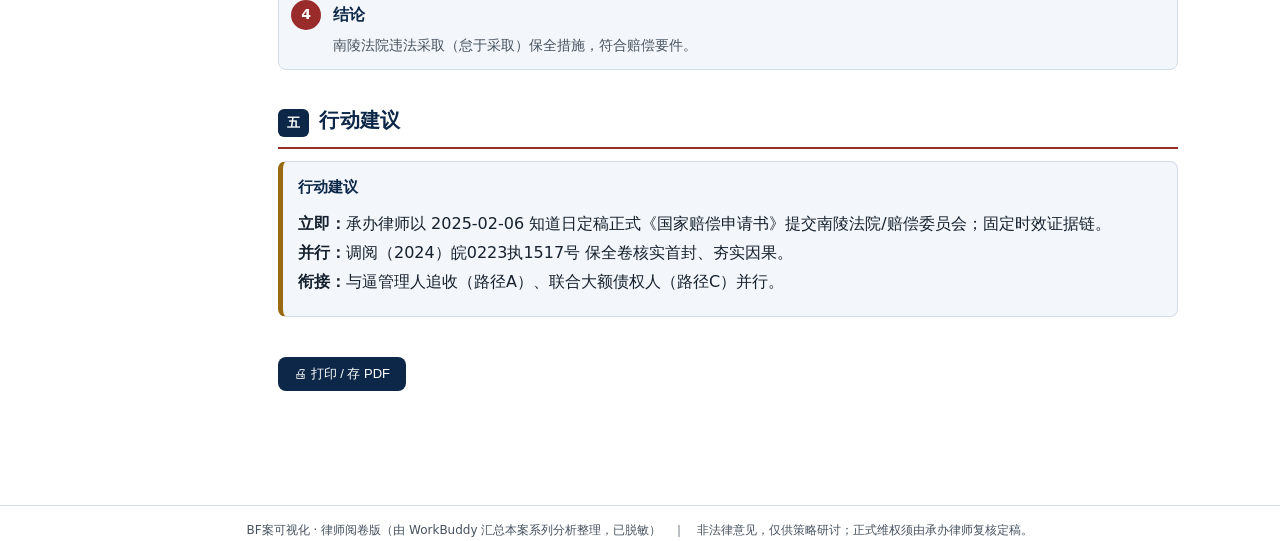
<file: pages/statecomp.html>
<!DOCTYPE html>
<html lang="zh-CN" data-theme="light">
<head>
<meta charset="UTF-8">
<meta name="viewport" content="width=device-width, initial-scale=1.0">
<title>BF案 · 国家赔偿路径 | 律师阅卷版</title>
<script>document.documentElement.dataset.theme=localStorage.getItem('beifu-theme')||'light';</script>
<link rel="stylesheet" href="../assets/style.css">
</head>
<body>
<header id="site-header"></header>
<main class="doc">

  <div class="doc-head">
    <div class="crumbs"><a href="../index.html">BF案 · 总览</a> › 国家赔偿路径</div>
    <h1>⑥ 国家赔偿路径（①号优先 · 直接回款）</h1>
    <div class="meta"><b>焦点</b>：迟延保全违法事实 · 时效攻防（知道日 vs 行为日）· 请求金额 ¥244 万 · 实时倒计时</div>
  </div>

  <nav class="toc"><span class="toc-t">本页目录：</span>
    <a href="#s1">一、时效倒计时</a><a href="#s2">二、基本事实</a>
    <a href="#s3">三、时效攻防</a><a href="#s4">四、违法事实认定</a>
    <a href="#s5">五、行动建议</a></nav>

  <section id="s1">
    <h2 class="sec"><span class="idx">一</span>时效倒计时</h2>
    <div class="cd-box">
      <div class="cd-num" id="cd">--</div>
      <div class="cd-sub">距国家赔偿 2 年时效届满（知道日 2025-02-06 起算 → 2027-02-06）</div>
    </div>
    <div class="alert danger">⏰ 全案唯一可能"<b>直接赔BF、不进破产池</b>"的通道。对方必以"行为发生日 2024-01-08"抗辩已逾 2 年；律师须以"<b>知道日 2025-02-06</b>"形成不可推翻论证。</div>
  </section>

  <section id="s2">
    <h2 class="sec"><span class="idx">二</span>基本事实</h2>
    <table>
      <tr><th>项</th><th>内容</th></tr>
      <tr><td>执行案号</td><td>（2024）皖0223执1517号</td></tr>
      <tr><td>保全申请</td><td>2023-12-18 BF向南陵法院递交（并被接收）上海SC吉账号保全申请（宁波银行 70250122000061164）</td></tr>
      <tr><td>违法后果</td><td>法院未及时保全；2024-01-08 该账户进账 3,477,757.20 元，当日即转出（深圳华创智动化 46 万 + 南陵县人社局代发工资 300 万）</td></tr>
      <tr><td>请求金额</td><td><b>2,444,677.34 元</b> —— 直接支付给BF，不计入破产财产、不参与分配</td></tr>
    </table>
  </section>

  <section id="s3">
    <h2 class="sec"><span class="idx">三</span>时效攻防</h2>
    <div class="tdbar">
      <div class="fill" style="left:0;width:62%"></div>
      <div class="mark" style="left:62%"></div>
      <div class="lbl" style="left:4%">2024-01-08 行为发生日（对方主张已逾2年）</div>
    </div>
    <div class="tdbar">
      <div class="fill" style="left:62%;width:38%;opacity:.6"></div>
      <div class="mark" style="left:62%"></div>
      <div class="mark" style="left:98%"></div>
      <div class="lbl" style="left:64%">2025-02-06 我方知道日 → 2027-02-06 届满（剩~147天）</div>
    </div>
    <div class="alert ok"><b>我方主张（知道日标准）：</b>① 法院始终未反馈保全进度，BF长期无法确知损害；② 最迟以 2025-02-06 提交国赔申请书修改版为硬证据；③ 援引最高法"知道或应当知道以客观能知悉为界"规则；④ BF持续催办、信赖法院，过错在法院迟延，时效利益不应由侵权机关享有。</div>
  </section>

  <section id="s4">
    <h2 class="sec"><span class="idx">四</span>违法事实认定</h2>
    <div class="path"><div class="no">1</div><div class="txt"><b>申请已被接收</b><p>2023-12-18 保全申请递交并被接收，程序已启动。</p></div></div>
    <div class="path"><div class="no">2</div><div class="txt"><b>未依法及时裁定/执行</b><p>民诉法第100条：情况紧急 48 小时内裁定并立即执行；保全规定第3条：一般 5 日内。本案重审、被执行人"诉讼累累"，符合紧急；BF持续催办未获反馈。</p></div></div>
    <div class="path"><div class="no">3</div><div class="txt"><b>迟延与损害有因果关系</b><p>约 20 天迟延使 347 万余元在 2024-01-08 被转移，直接导致执行终本。</p></div></div>
    <div class="path"><div class="no hot">4</div><div class="txt"><b>结论</b><p>南陵法院违法采取（怠于采取）保全措施，符合赔偿要件。</p></div></div>
  </section>

  <section id="s5">
    <h2 class="sec"><span class="idx">五</span>行动建议</h2>
    <div class="card warn"><h4>行动建议</h4><p><b>立即：</b>承办律师以 2025-02-06 知道日定稿正式《国家赔偿申请书》提交南陵法院/赔偿委员会；固定时效证据链。<br><b>并行：</b>调阅（2024）皖0223执1517号 保全卷核实首封、夯实因果。<br><b>衔接：</b>与逼管理人追收（路径A）、联合大额债权人（路径C）并行。</p></div>
  </section>

  <button class="print-btn" onclick="window.print()">🖨 打印 / 存 PDF</button>
</main>

<footer class="doc-foot">
  BF案可视化 · 律师阅卷版（由 WorkBuddy 汇总本案系列分析整理，已脱敏）　｜　非法律意见，仅供策略研讨；正式维权须由承办律师复核定稿。
</footer>
<script src="../assets/nav.js"></script>
<script src="../assets/theme.js"></script>
<script>
  (function(){
    var end = new Date('2027-02-06T00:00:00');
    function tick(){ var d = Math.max(0, Math.ceil((end - new Date())/86400000)); var el=document.getElementById('cd'); if(el) el.textContent=d; }
    tick(); setInterval(tick, 3600000);
  })();
</script>
</body>
</html>
</file>
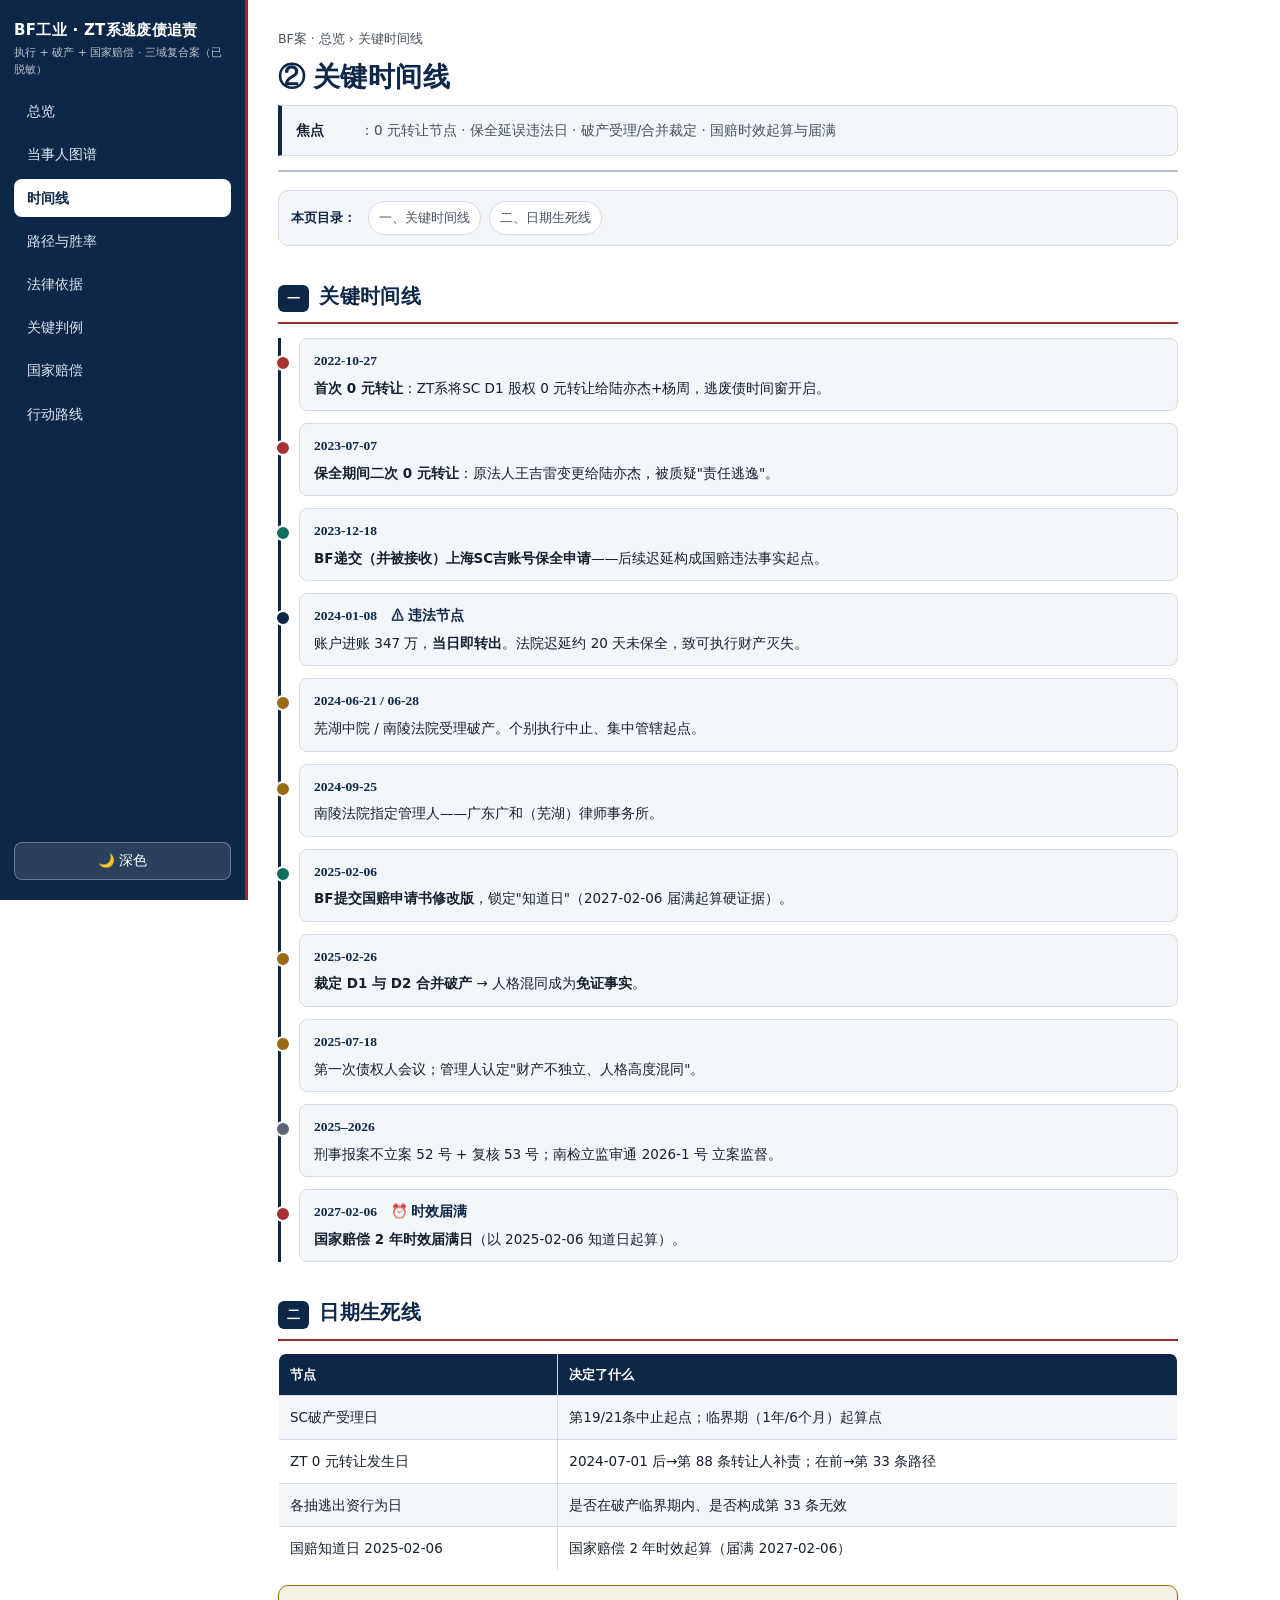
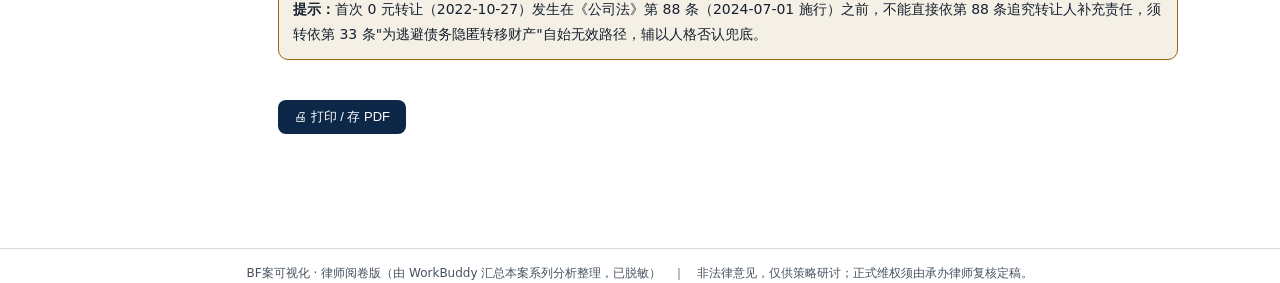
<file: pages/timeline.html>
<!DOCTYPE html>
<html lang="zh-CN" data-theme="light">
<head>
<meta charset="UTF-8">
<meta name="viewport" content="width=device-width, initial-scale=1.0">
<title>BF案 · 关键时间线 | 律师阅卷版</title>
<script>document.documentElement.dataset.theme=localStorage.getItem('beifu-theme')||'light';</script>
<link rel="stylesheet" href="../assets/style.css">
</head>
<body>
<header id="site-header"></header>
<main class="doc">

  <div class="doc-head">
    <div class="crumbs"><a href="../index.html">BF案 · 总览</a> › 关键时间线</div>
    <h1>② 关键时间线</h1>
    <div class="meta"><b>焦点</b>：0 元转让节点 · 保全延误违法日 · 破产受理/合并裁定 · 国赔时效起算与届满</div>
  </div>

  <nav class="toc"><span class="toc-t">本页目录：</span>
    <a href="#s1">一、关键时间线</a><a href="#s2">二、日期生死线</a></nav>

  <section id="s1">
    <h2 class="sec"><span class="idx">一</span>关键时间线</h2>
    <div class="tl">
      <div class="ev coral"><div class="date">2022-10-27</div><div class="desc"><b>首次 0 元转让</b>：ZT系将SC D1 股权 0 元转让给陆亦杰+杨周，逃废债时间窗开启。</div></div>
      <div class="ev coral"><div class="date">2023-07-07</div><div class="desc"><b>保全期间二次 0 元转让</b>：原法人王吉雷变更给陆亦杰，被质疑"责任逃逸"。</div></div>
      <div class="ev teal"><div class="date">2023-12-18</div><div class="desc"><b>BF递交（并被接收）上海SC吉账号保全申请</b>——后续迟延构成国赔违法事实起点。</div></div>
      <div class="ev"><div class="date">2024-01-08　⚠ 违法节点</div><div class="desc">账户进账 347 万，<b>当日即转出</b>。法院迟延约 20 天未保全，致可执行财产灭失。</div></div>
      <div class="ev amber"><div class="date">2024-06-21 / 06-28</div><div class="desc">芜湖中院 / 南陵法院受理破产。个别执行中止、集中管辖起点。</div></div>
      <div class="ev amber"><div class="date">2024-09-25</div><div class="desc">南陵法院指定管理人——广东广和（芜湖）律师事务所。</div></div>
      <div class="ev teal"><div class="date">2025-02-06</div><div class="desc"><b>BF提交国赔申请书修改版</b>，锁定"知道日"（2027-02-06 届满起算硬证据）。</div></div>
      <div class="ev amber"><div class="date">2025-02-26</div><div class="desc"><b>裁定 D1 与 D2 合并破产</b> → 人格混同成为<b>免证事实</b>。</div></div>
      <div class="ev amber"><div class="date">2025-07-18</div><div class="desc">第一次债权人会议；管理人认定"财产不独立、人格高度混同"。</div></div>
      <div class="ev gray"><div class="date">2025–2026</div><div class="desc">刑事报案不立案 52 号 + 复核 53 号；南检立监审通 2026-1 号 立案监督。</div></div>
      <div class="ev coral"><div class="date">2027-02-06　⏰ 时效届满</div><div class="desc"><b>国家赔偿 2 年时效届满日</b>（以 2025-02-06 知道日起算）。</div></div>
    </div>
  </section>

  <section id="s2">
    <h2 class="sec"><span class="idx">二</span>日期生死线</h2>
    <table>
      <tr><th>节点</th><th>决定了什么</th></tr>
      <tr><td>SC破产受理日</td><td>第19/21条中止起点；临界期（1年/6个月）起算点</td></tr>
      <tr><td>ZT 0 元转让发生日</td><td>2024-07-01 后→第 88 条转让人补责；在前→第 33 条路径</td></tr>
      <tr><td>各抽逃出资行为日</td><td>是否在破产临界期内、是否构成第 33 条无效</td></tr>
      <tr><td>国赔知道日 2025-02-06</td><td>国家赔偿 2 年时效起算（届满 2027-02-06）</td></tr>
    </table>
    <div class="alert warn"><b>提示：</b>首次 0 元转让（2022-10-27）发生在《公司法》第 88 条（2024-07-01 施行）之前，不能直接依第 88 条追究转让人补充责任，须转依第 33 条"为逃避债务隐匿转移财产"自始无效路径，辅以人格否认兜底。</div>
  </section>

  <button class="print-btn" onclick="window.print()">🖨 打印 / 存 PDF</button>
</main>

<footer class="doc-foot">
  BF案可视化 · 律师阅卷版（由 WorkBuddy 汇总本案系列分析整理，已脱敏）　｜　非法律意见，仅供策略研讨；正式维权须由承办律师复核定稿。
</footer>
<script src="../assets/nav.js"></script>
<script src="../assets/theme.js"></script>
</body>
</html>
</file>
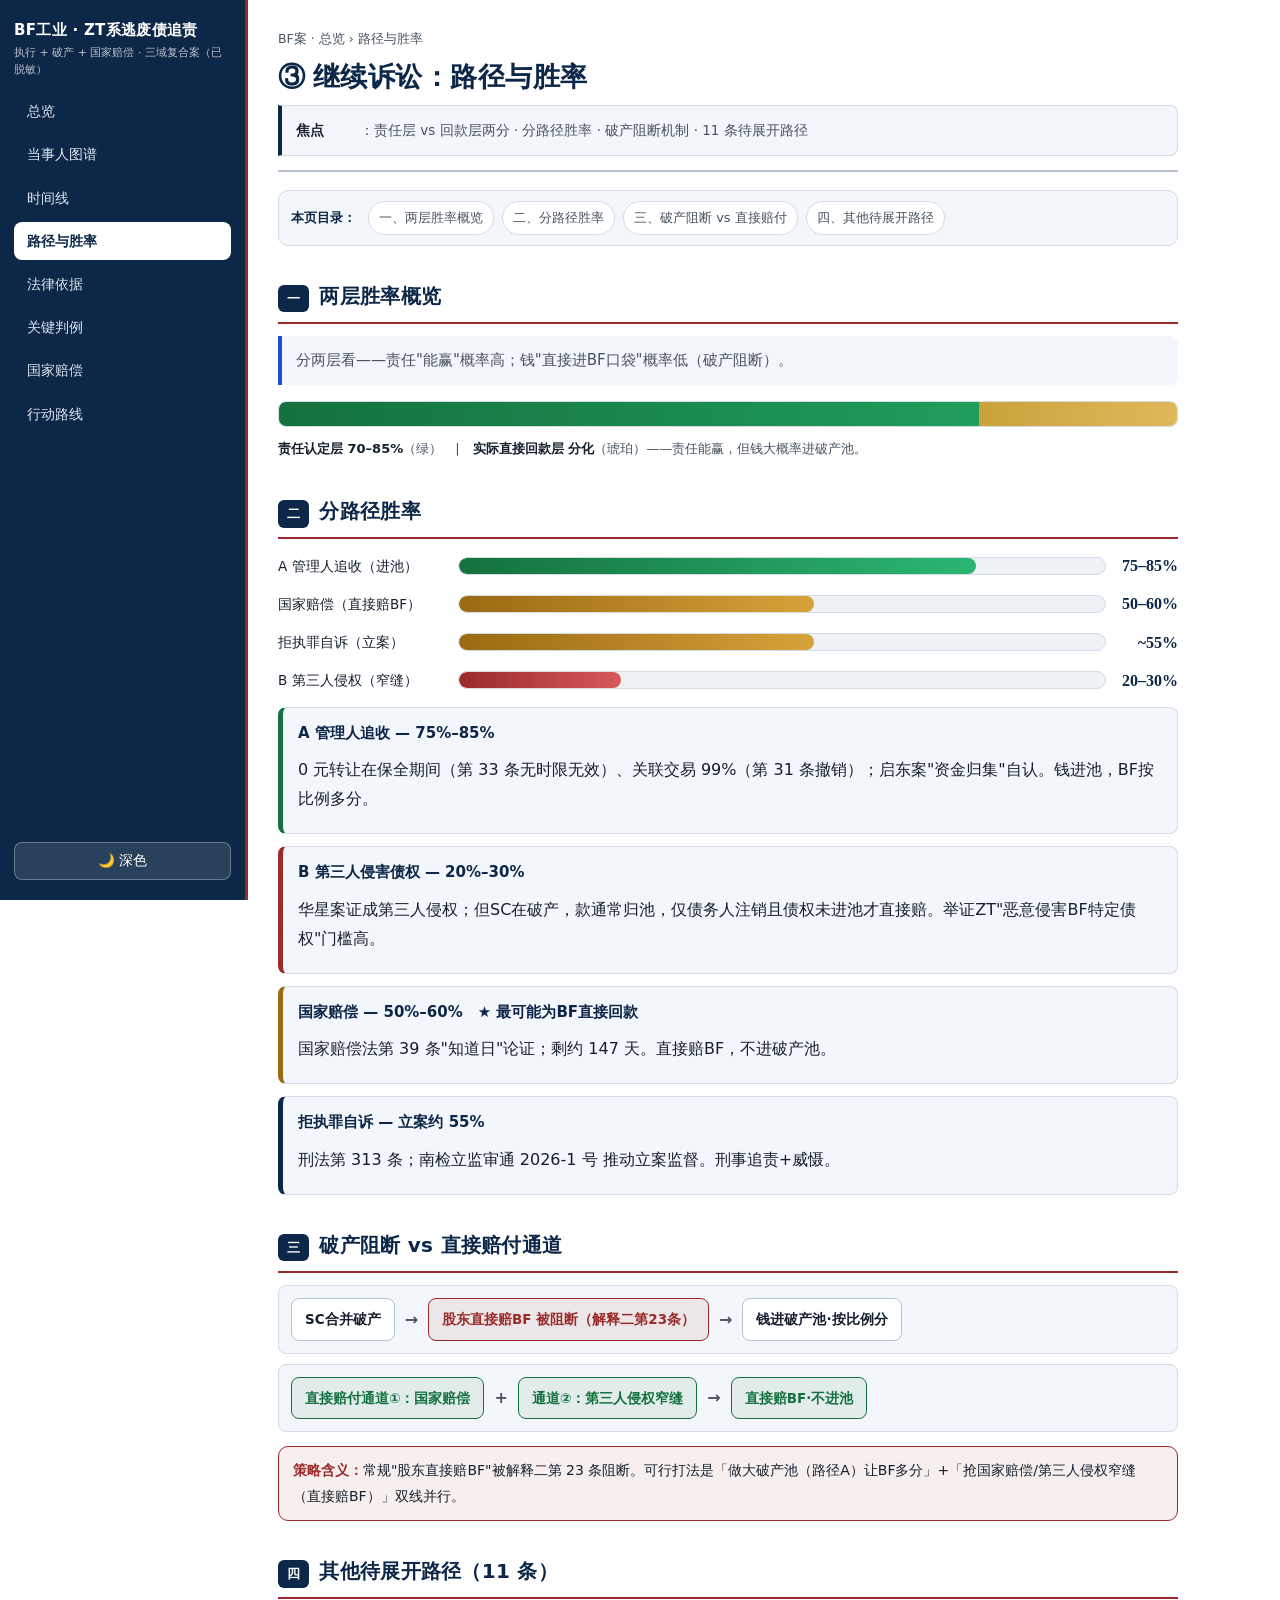
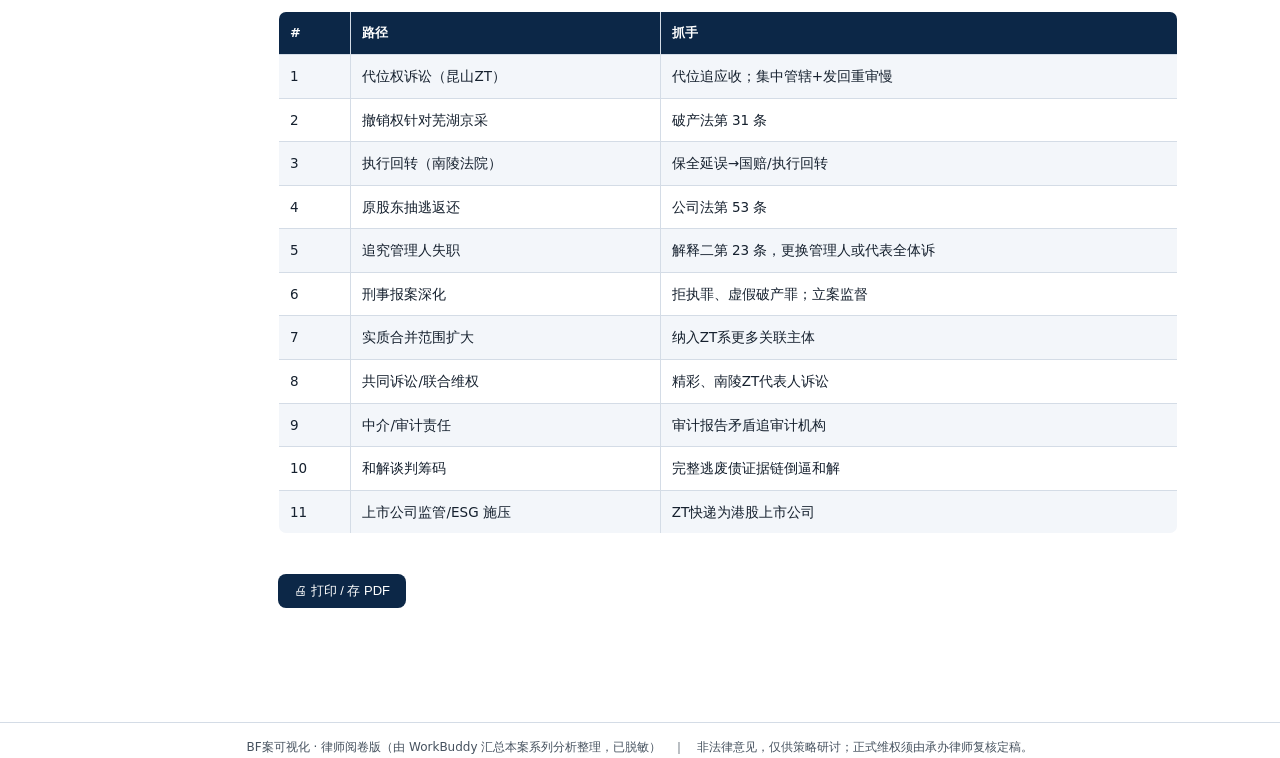
<file: pages/winrate.html>
<!DOCTYPE html>
<html lang="zh-CN" data-theme="light">
<head>
<meta charset="UTF-8">
<meta name="viewport" content="width=device-width, initial-scale=1.0">
<title>BF案 · 路径与胜率 | 律师阅卷版</title>
<script>document.documentElement.dataset.theme=localStorage.getItem('beifu-theme')||'light';</script>
<link rel="stylesheet" href="../assets/style.css">
</head>
<body>
<header id="site-header"></header>
<main class="doc">

  <div class="doc-head">
    <div class="crumbs"><a href="../index.html">BF案 · 总览</a> › 路径与胜率</div>
    <h1>③ 继续诉讼：路径与胜率</h1>
    <div class="meta"><b>焦点</b>：责任层 vs 回款层两分 · 分路径胜率 · 破产阻断机制 · 11 条待展开路径</div>
  </div>

  <nav class="toc"><span class="toc-t">本页目录：</span>
    <a href="#s1">一、两层胜率概览</a><a href="#s2">二、分路径胜率</a>
    <a href="#s3">三、破产阻断 vs 直接赔付</a><a href="#s4">四、其他待展开路径</a></nav>

  <section id="s1">
    <h2 class="sec"><span class="idx">一</span>两层胜率概览</h2>
    <p class="lead">分两层看——责任"能赢"概率高；钱"直接进BF口袋"概率低（破产阻断）。</p>
    <div class="seg"><div class="s1" style="width:78%"></div><div class="s2" style="width:22%"></div></div>
    <div class="seg-leg"><b>责任认定层 70–85%</b>（绿）　|　<b>实际直接回款层 分化</b>（琥珀）——责任能赢，但钱大概率进破产池。</div>
  </section>

  <section id="s2">
    <h2 class="sec"><span class="idx">二</span>分路径胜率</h2>
    <div class="bar-row"><div class="lab">A 管理人追收（进池）</div><div class="track"><i class="f-green" style="width:80%"></i></div><div class="val">75–85%</div></div>
    <div class="bar-row"><div class="lab">国家赔偿（直接赔BF）</div><div class="track"><i class="f-amber" style="width:55%"></i></div><div class="val">50–60%</div></div>
    <div class="bar-row"><div class="lab">拒执罪自诉（立案）</div><div class="track"><i class="f-amber" style="width:55%"></i></div><div class="val">~55%</div></div>
    <div class="bar-row"><div class="lab">B 第三人侵权（窄缝）</div><div class="track"><i class="f-red" style="width:25%"></i></div><div class="val">20–30%</div></div>

    <div class="card win"><h4>A 管理人追收 — 75%–85%</h4><p>0 元转让在保全期间（第 33 条无时限无效）、关联交易 99%（第 31 条撤销）；启东案"资金归集"自认。钱进池，BF按比例多分。</p></div>
    <div class="card danger"><h4>B 第三人侵害债权 — 20%–30%</h4><p>华星案证成第三人侵权；但SC在破产，款通常归池，仅债务人注销且债权未进池才直接赔。举证ZT"恶意侵害BF特定债权"门槛高。</p></div>
    <div class="card warn"><h4>国家赔偿 — 50%–60%　★ 最可能为BF直接回款</h4><p>国家赔偿法第 39 条"知道日"论证；剩约 147 天。直接赔BF，不进破产池。</p></div>
    <div class="card"><h4>拒执罪自诉 — 立案约 55%</h4><p>刑法第 313 条；南检立监审通 2026-1 号 推动立案监督。刑事追责+威慑。</p></div>
  </section>

  <section id="s3">
    <h2 class="sec"><span class="idx">三</span>破产阻断 vs 直接赔付通道</h2>
    <div class="flow">
      <div class="node">SC合并破产</div><div class="arrow">→</div>
      <div class="node bad">股东直接赔BF 被阻断（解释二第23条）</div><div class="arrow">→</div>
      <div class="node">钱进破产池·按比例分</div>
    </div>
    <div class="flow">
      <div class="node ok">直接赔付通道①：国家赔偿</div><div class="arrow">+</div>
      <div class="node ok">通道②：第三人侵权窄缝</div><div class="arrow">→</div>
      <div class="node ok">直接赔BF·不进池</div>
    </div>
    <div class="alert danger"><b>策略含义：</b>常规"股东直接赔BF"被解释二第 23 条阻断。可行打法是「做大破产池（路径A）让BF多分」+「抢国家赔偿/第三人侵权窄缝（直接赔BF）」双线并行。</div>
  </section>

  <section id="s4">
    <h2 class="sec"><span class="idx">四</span>其他待展开路径（11 条）</h2>
    <table>
      <tr><th>#</th><th>路径</th><th>抓手</th></tr>
      <tr><td>1</td><td>代位权诉讼（昆山ZT）</td><td>代位追应收；集中管辖+发回重审慢</td></tr>
      <tr><td>2</td><td>撤销权针对芜湖京采</td><td>破产法第 31 条</td></tr>
      <tr><td>3</td><td>执行回转（南陵法院）</td><td>保全延误→国赔/执行回转</td></tr>
      <tr><td>4</td><td>原股东抽逃返还</td><td>公司法第 53 条</td></tr>
      <tr><td>5</td><td>追究管理人失职</td><td>解释二第 23 条，更换管理人或代表全体诉</td></tr>
      <tr><td>6</td><td>刑事报案深化</td><td>拒执罪、虚假破产罪；立案监督</td></tr>
      <tr><td>7</td><td>实质合并范围扩大</td><td>纳入ZT系更多关联主体</td></tr>
      <tr><td>8</td><td>共同诉讼/联合维权</td><td>精彩、南陵ZT代表人诉讼</td></tr>
      <tr><td>9</td><td>中介/审计责任</td><td>审计报告矛盾追审计机构</td></tr>
      <tr><td>10</td><td>和解谈判筹码</td><td>完整逃废债证据链倒逼和解</td></tr>
      <tr><td>11</td><td>上市公司监管/ESG 施压</td><td>ZT快递为港股上市公司</td></tr>
    </table>
  </section>

  <button class="print-btn" onclick="window.print()">🖨 打印 / 存 PDF</button>
</main>

<footer class="doc-foot">
  BF案可视化 · 律师阅卷版（由 WorkBuddy 汇总本案系列分析整理，已脱敏）　｜　非法律意见，仅供策略研讨；正式维权须由承办律师复核定稿。
</footer>
<script src="../assets/nav.js"></script>
<script src="../assets/theme.js"></script>
</body>
</html>
</file>
<file: assets/style.css>
/* ============================================================
   BF案 · 律师阅卷版 共享样式（左 sidebar 导航 · 高对比 · 打印友好）
   ============================================================ */

:root{
  --bg:#ffffff;
  --bg-soft:#f3f6fa;
  --bg-panel:#eef2f7;
  --ink:#15202e;
  --ink-soft:#46525f;
  --navy:#0c2747;
  --navy-2:#16395f;
  --line:#d4dce6;
  --line-strong:#b7c2d0;
  --accent:#9a2b2b;
  --green:#15713f;
  --amber:#9a6a12;
  --blue:#1d4ed8;
  --teal:#0f6f63;
  --coral:#a83232;
  --radius:10px;
  --shadow:0 1px 3px rgba(12,39,71,.10);
  --sbw:248px;                 /* 左侧边栏宽度 */
}
[data-theme="dark"]{
  --bg:#0e1722;
  --bg-soft:#15222f;
  --bg-panel:#1b2a39;
  --ink:#e9eef5;
  --ink-soft:#a9b6c4;
  --navy:#081c33;
  --navy-2:#0f2c4b;
  --line:#2a3a4c;
  --line-strong:#3a4d62;
  --accent:#e8857b;
  --green:#5bbd86;
  --amber:#e2b25c;
  --blue:#83a9f2;
  --teal:#54c2b3;
  --coral:#e8857b;
  --shadow:0 1px 3px rgba(0,0,0,.4);
}

*{box-sizing:border-box}
html,body{margin:0;padding:0}
body{
  background:var(--bg);
  color:var(--ink);
  font-family:"Noto Sans SC","PingFang SC","Microsoft YaHei","Source Han Sans SC",system-ui,sans-serif;
  font-size:16px;line-height:1.82;
  -webkit-font-smoothing:antialiased;text-rendering:optimizeLegibility;
}
a{color:var(--blue);text-decoration:none}
a:hover{text-decoration:underline}

/* ---------- 左侧常驻导航栏 ---------- */
#site-header{
  position:fixed;top:0;left:0;bottom:0;width:var(--sbw);
  background:var(--navy);color:#fff;
  border-right:3px solid var(--accent);
  overflow-y:auto;z-index:50;
  display:flex;flex-direction:column;
}
.nav-inner{display:flex;flex-direction:column;gap:14px;padding:20px 14px;min-height:100%}
.nav-brand{font-weight:800;font-size:15px;line-height:1.35;letter-spacing:.3px;color:#fff}
.nav-brand small{display:block;font-weight:500;font-size:11px;opacity:.72;letter-spacing:0;margin-top:5px;line-height:1.5}
.nav-links{display:flex;flex-direction:column;gap:5px;flex:1}
.nav-links a{
  color:#dfe9f3;font-size:14px;padding:9px 12px;border-radius:8px;
  border:1px solid transparent;line-height:1.3;
}
.nav-links a:hover{background:rgba(255,255,255,.12);text-decoration:none;color:#fff}
.nav-links a.active{background:#fff;color:var(--navy);font-weight:700}
.theme-btn{
  margin-top:auto;background:rgba(255,255,255,.12);color:#fff;
  border:1px solid rgba(255,255,255,.3);border-radius:8px;
  padding:9px 12px;font-size:13.5px;cursor:pointer;text-align:center;
}
.theme-btn:hover{background:rgba(255,255,255,.22)}

/* ---------- 文档主体 ---------- */
.doc{margin:0 0 0 var(--sbw);max-width:960px;padding:28px 30px 64px}
.doc-head{border-bottom:2px solid var(--line-strong);padding-bottom:14px;margin-bottom:6px}
.crumbs{font-size:12.5px;color:var(--ink-soft);margin-bottom:9px}
.crumbs a{color:var(--ink-soft)}
.doc-head h1{
  font-family:"Noto Serif SC","Songti SC",serif;
  font-size:27px;line-height:1.32;margin:0 0 10px;color:var(--navy);font-weight:800;letter-spacing:.5px;
}
/* 卷宗信息：分行展示 */
.meta{font-size:13.5px;color:var(--ink-soft);background:var(--bg-soft);
  border:1px solid var(--line);border-left:4px solid var(--navy);
  border-radius:0 8px 8px 0;padding:12px 14px}
.meta > div{padding:4px 0;border-bottom:1px dashed var(--line)}
.meta > div:last-child{border-bottom:none}
.meta b{color:var(--ink);display:inline-block;min-width:64px}

/* 本页目录 */
.toc{display:flex;flex-wrap:wrap;gap:8px;align-items:center;
  background:var(--bg-soft);border:1px solid var(--line);border-radius:var(--radius);
  padding:10px 12px;margin:18px 0 22px;font-size:13px}
.toc .toc-t{font-weight:700;color:var(--navy);margin-right:4px}
.toc a{background:#fff;border:1px solid var(--line);padding:4px 10px;border-radius:20px;color:var(--ink-soft)}
[data-theme="dark"] .toc a{background:var(--bg-panel)}
.toc a:hover{border-color:var(--navy);color:var(--navy);text-decoration:none}

/* 章节 */
section{margin:30px 0;scroll-margin-top:20px}
h2.sec{font-size:20px;color:var(--navy);margin:32px 0 12px;padding-bottom:8px;
  border-bottom:2px solid var(--accent);display:flex;align-items:baseline;gap:10px;letter-spacing:.3px}
h2.sec .idx{font-family:"Noto Serif SC",serif;background:var(--navy);color:#fff;
  font-size:13px;font-weight:700;padding:2px 9px;border-radius:6px;flex:none}
h3{font-size:16.5px;color:var(--navy-2);margin:22px 0 10px;padding-left:10px;border-left:4px solid var(--accent);letter-spacing:.2px}
h4{font-size:15px;margin:14px 0 6px;color:var(--ink)}
p{margin:8px 0}
.lead{font-size:15px;color:var(--ink-soft);background:var(--bg-soft);
  border-left:4px solid var(--blue);padding:11px 14px;border-radius:0 8px 8px 0;margin:10px 0 16px}
b,strong{color:var(--ink)}

/* ---------- 卡片 KPI / counts ---------- */
.grid{display:grid;grid-template-columns:repeat(auto-fit,minmax(150px,1fr));gap:12px;margin:14px 0}
.kpi{background:var(--bg-soft);border:1px solid var(--line);border-radius:var(--radius);padding:14px;text-align:center}
.kpi .n{font-size:22px;font-weight:800;color:var(--navy);font-family:"Noto Serif SC",serif}
.kpi .l{font-size:12px;color:var(--ink-soft);margin-top:4px}
.counts{display:flex;flex-wrap:wrap;gap:12px;margin:16px 0}
.counts .c{flex:1;min-width:120px;background:linear-gradient(135deg,var(--navy),var(--navy-2));
  color:#fff;border-radius:var(--radius);padding:14px 16px;text-align:center}
.counts .c .n{font-size:26px;font-weight:800;font-family:"Noto Serif SC",serif}
.counts .c .l{font-size:12px;opacity:.85;margin-top:2px}

/* ---------- 警示框 ---------- */
.alert{border-radius:var(--radius);padding:11px 14px;margin:14px 0;font-size:14px;
  border:1px solid;background:var(--bg-soft)}
.alert.danger{border-color:var(--accent);background:rgba(154,43,43,.08);color:var(--ink)}
.alert.danger b{color:var(--accent)}
.alert.warn{border-color:var(--amber);background:rgba(154,106,18,.10)}
.alert.ok{border-color:var(--green);background:rgba(21,113,63,.10)}
.alert b{color:inherit}

/* ---------- 表格 ---------- */
table{width:100%;border-collapse:collapse;margin:12px 0;font-size:13.5px;
  background:#fff;border:1px solid var(--line-strong);border-radius:8px;overflow:hidden}
[data-theme="dark"] table{background:var(--bg-panel)}
th,td{border:1px solid var(--line);padding:9px 11px;text-align:left;vertical-align:top}
th{background:var(--navy);color:#fff;font-weight:700;font-size:13px}
[data-theme="dark"] th{background:var(--navy-2)}
tr:nth-child(even) td{background:var(--bg-soft)}
[data-theme="dark"] tr:nth-child(even) td{background:rgba(255,255,255,.03)}

/* ---------- 标签 ---------- */
.tag{display:inline-block;font-size:11.5px;font-weight:700;padding:2px 8px;border-radius:20px;color:#fff;white-space:nowrap}
.t-teal{background:var(--teal)} .t-blue{background:var(--blue)} .t-coral{background:var(--coral)}
.t-amber{background:var(--amber)} .t-gray{background:#5b6776}

/* ---------- 关系树 / 文本块 ---------- */
.tree{background:var(--bg-panel);border:1px solid var(--line);border-left:4px solid var(--navy);
  border-radius:8px;padding:14px 16px;font-family:"SF Mono",Consolas,Menlo,monospace;
  font-size:13px;line-height:1.7;white-space:pre-wrap;color:var(--ink)}

/* ---------- 关系图 ---------- */
.diagram{background:#fff;border:1px solid var(--line);border-radius:var(--radius);
  padding:14px;margin:14px 0;box-shadow:var(--shadow)}
[data-theme="dark"] .diagram{background:#fff}
.diagram svg{width:100%;height:auto;display:block}
.diagram .box{fill:#eef2f7;stroke:#94a3b8;stroke-width:1.2}
.diagram .b-brand{fill:#dbe7f5;stroke:#1d4ed8}
.diagram .b-teal{fill:#d4efe9;stroke:#0f6f63}
.diagram .b-coral{fill:#f7dcdb;stroke:#a83232}
.diagram .b-amber{fill:#faeed4;stroke:#9a6a12}
.diagram .b-gray{fill:#e6eaef;stroke:#5b6776}
.diagram text{fill:#15202e}

/* ---------- 两层胜率分段条 ---------- */
.seg{display:flex;height:26px;border-radius:8px;overflow:hidden;border:1px solid var(--line);margin:10px 0}
.seg .s1{background:linear-gradient(90deg,#15713f,#1f9d5b)}
.seg .s2{background:linear-gradient(90deg,#caa23a,#e0b85c)}
.seg-leg{font-size:13px;color:var(--ink-soft);margin:6px 0 14px}

/* ---------- 胜率条 ---------- */
.bar-row{display:flex;align-items:center;gap:10px;margin:9px 0}
.bar-row .lab{flex:0 0 170px;font-size:13.5px;color:var(--ink)}
.bar-row .track{flex:1;height:18px;background:var(--bg-panel);border:1px solid var(--line);border-radius:20px;overflow:hidden}
.bar-row .track i{display:block;height:100%;border-radius:20px}
.f-green{background:linear-gradient(90deg,#15713f,#2bb673)}
.f-amber{background:linear-gradient(90deg,#9a6a12,#d6a23a)}
.f-red{background:linear-gradient(90deg,#9a2b2b,#d65a5a)}
.bar-row .val{flex:0 0 62px;text-align:right;font-weight:800;color:var(--navy);font-family:"Noto Serif SC",serif}

/* ---------- 路径卡片 ---------- */
.card{border:1px solid var(--line);border-left:5px solid var(--navy);border-radius:8px;
  background:var(--bg-soft);padding:12px 15px;margin:12px 0}
.card h4{margin-top:0;color:var(--navy)}
.card.win{border-left-color:var(--green)}
.card.danger{border-left-color:var(--accent)}
.card.warn{border-left-color:var(--amber)}

/* ---------- 破产阻断 vs 直接赔付 流图 ---------- */
.flow{display:flex;align-items:center;gap:10px;flex-wrap:wrap;margin:10px 0;
  background:var(--bg-soft);border:1px solid var(--line);border-radius:8px;padding:12px}
.node{padding:8px 13px;border-radius:8px;font-size:13.5px;font-weight:600;border:1px solid var(--line-strong);background:#fff}
[data-theme="dark"] .node{background:var(--bg-panel)}
.node.bad{border-color:var(--accent);color:var(--accent);background:rgba(154,43,43,.08)}
.node.ok{border-color:var(--green);color:var(--green);background:rgba(21,113,63,.08)}
.arrow{font-weight:800;color:var(--ink-soft);font-size:16px}

/* ---------- 时间防御条 ---------- */
.tdbar{position:relative;height:40px;background:var(--bg-panel);border:1px solid var(--line);
  border-radius:8px;margin:14px 0 4px;overflow:hidden}
.tdbar .fill{position:absolute;top:0;bottom:0;background:linear-gradient(90deg,#1d4ed8,#3b6fe0);opacity:.85}
.tdbar .mark{position:absolute;top:-3px;bottom:-3px;width:3px;background:var(--accent)}
.tdbar .lbl{position:absolute;top:11px;font-size:11.5px;color:#fff;font-weight:600;white-space:nowrap;text-shadow:0 1px 2px rgba(0,0,0,.4)}
[data-theme="dark"] .tdbar .lbl{color:#fff}

/* ---------- 法条引用块 ---------- */
.law{border:1px solid var(--line);border-left:5px solid var(--navy);border-radius:0 8px 8px 0;
  background:var(--bg-soft);padding:10px 14px;margin:10px 0}
.law .art{display:inline-block;font-weight:800;color:#fff;background:var(--navy);
  padding:2px 10px;border-radius:6px;font-size:13px;margin-bottom:6px}
.law.coral{border-left-color:var(--coral)} .law.coral .art{background:var(--coral)}
.law.teal{border-left-color:var(--teal)} .law.teal .art{background:var(--teal)}
.law.amber{border-left-color:var(--amber)} .law.amber .art{background:var(--amber)}
.law.green{border-left-color:var(--green)} .law.green .art{background:var(--green)}
.law.violet{border-left-color:#6b3fa0} .law.violet .art{background:#6b3fa0}
.law .body{font-size:14px;color:var(--ink)}
.law .app{font-size:13.5px;color:var(--ink-soft);margin-top:4px}
.law .app b{color:var(--accent)}

/* ---------- 步骤路径 ---------- */
.path{display:flex;gap:12px;align-items:flex-start;margin:10px 0;
  border:1px solid var(--line);border-radius:8px;padding:12px;background:var(--bg-soft)}
.path .no{flex:none;width:30px;height:30px;border-radius:50%;background:var(--navy);color:#fff;
  font-weight:800;display:flex;align-items:center;justify-content:center;font-size:14px}
.path .no.hot{background:var(--accent)}
.path .txt{flex:1}
.path .txt p{margin:4px 0 0;color:var(--ink-soft);font-size:13.5px}
.path .txt b{color:var(--navy)}

/* ---------- 时间线 ---------- */
.tl{margin:14px 0;border-left:3px solid var(--navy);padding-left:0}
.ev{position:relative;margin:0 0 12px 18px;padding:10px 14px;border:1px solid var(--line);
  border-radius:8px;background:var(--bg-soft)}
.ev::before{content:"";position:absolute;left:-25px;top:16px;width:12px;height:12px;border-radius:50%;
  background:var(--navy);border:2px solid var(--bg)}
.ev.coral::before{background:var(--coral)} .ev.teal::before{background:var(--teal)}
.ev.amber::before{background:var(--amber)} .ev.gray::before{background:#5b6776}
.ev .date{font-weight:800;color:var(--navy);font-size:13.5px;font-family:"Noto Serif SC",serif}
.ev .desc{font-size:13.5px;color:var(--ink);margin-top:2px}

/* ---------- 国赔倒计时 ---------- */
.cd-box{display:flex;align-items:center;gap:18px;background:linear-gradient(135deg,var(--navy),var(--navy-2));
  color:#fff;border-radius:var(--radius);padding:18px 22px;margin:14px 0}
.cd-num{font-size:46px;font-weight:800;font-family:"Noto Serif SC",serif;line-height:1}
.cd-sub{font-size:13.5px;opacity:.9}

/* ---------- 页脚 ---------- */
.doc-foot{border-top:1px solid var(--line);margin-top:40px;padding-top:14px;
  font-size:12px;color:var(--ink-soft);text-align:center;line-height:1.7}
.print-btn{display:inline-block;margin:10px 0;background:var(--navy);color:#fff;border:none;
  padding:8px 16px;border-radius:8px;font-size:13px;cursor:pointer}
.print-btn:hover{background:var(--navy-2)}

/* ---------- 响应式：窄屏边栏转顶栏 ---------- */
@media(max-width:820px){
  #site-header{position:static;width:100%;height:auto;border-right:none;border-bottom:3px solid var(--accent)}
  .nav-inner{flex-direction:column;min-height:0}
  .nav-links{flex-direction:row;flex-wrap:wrap}
  .nav-links a{flex:1 1 auto;text-align:center}
  .theme-btn{margin-top:8px}
  .doc{margin-left:0;max-width:100%;padding:20px 16px 50px}
  .doc-head h1{font-size:22px}
  .bar-row .lab{flex-basis:120px}
}

/* ---------- 打印友好 ---------- */
@media print{
  #site-header{display:none!important}
  .toc,.print-btn,.theme-btn{display:none!important}
  body{font-size:12px;background:#fff;color:#000}
  .doc{margin-left:0;max-width:100%;padding:0}
  .doc-head h1{color:#000}
  .alert,.card,.law,.path,.flow,.tree,.diagram,.cd-box{break-inside:avoid}
  .kpi,.counts .c{break-inside:avoid}
  .meta{border-left-color:#000}
  table,th,td{border-color:#999}
  *{-webkit-print-color-adjust:exact;print-color-adjust:exact}
  section{margin:14px 0}
  h2.sec,h3{break-after:avoid}
}
</file>
